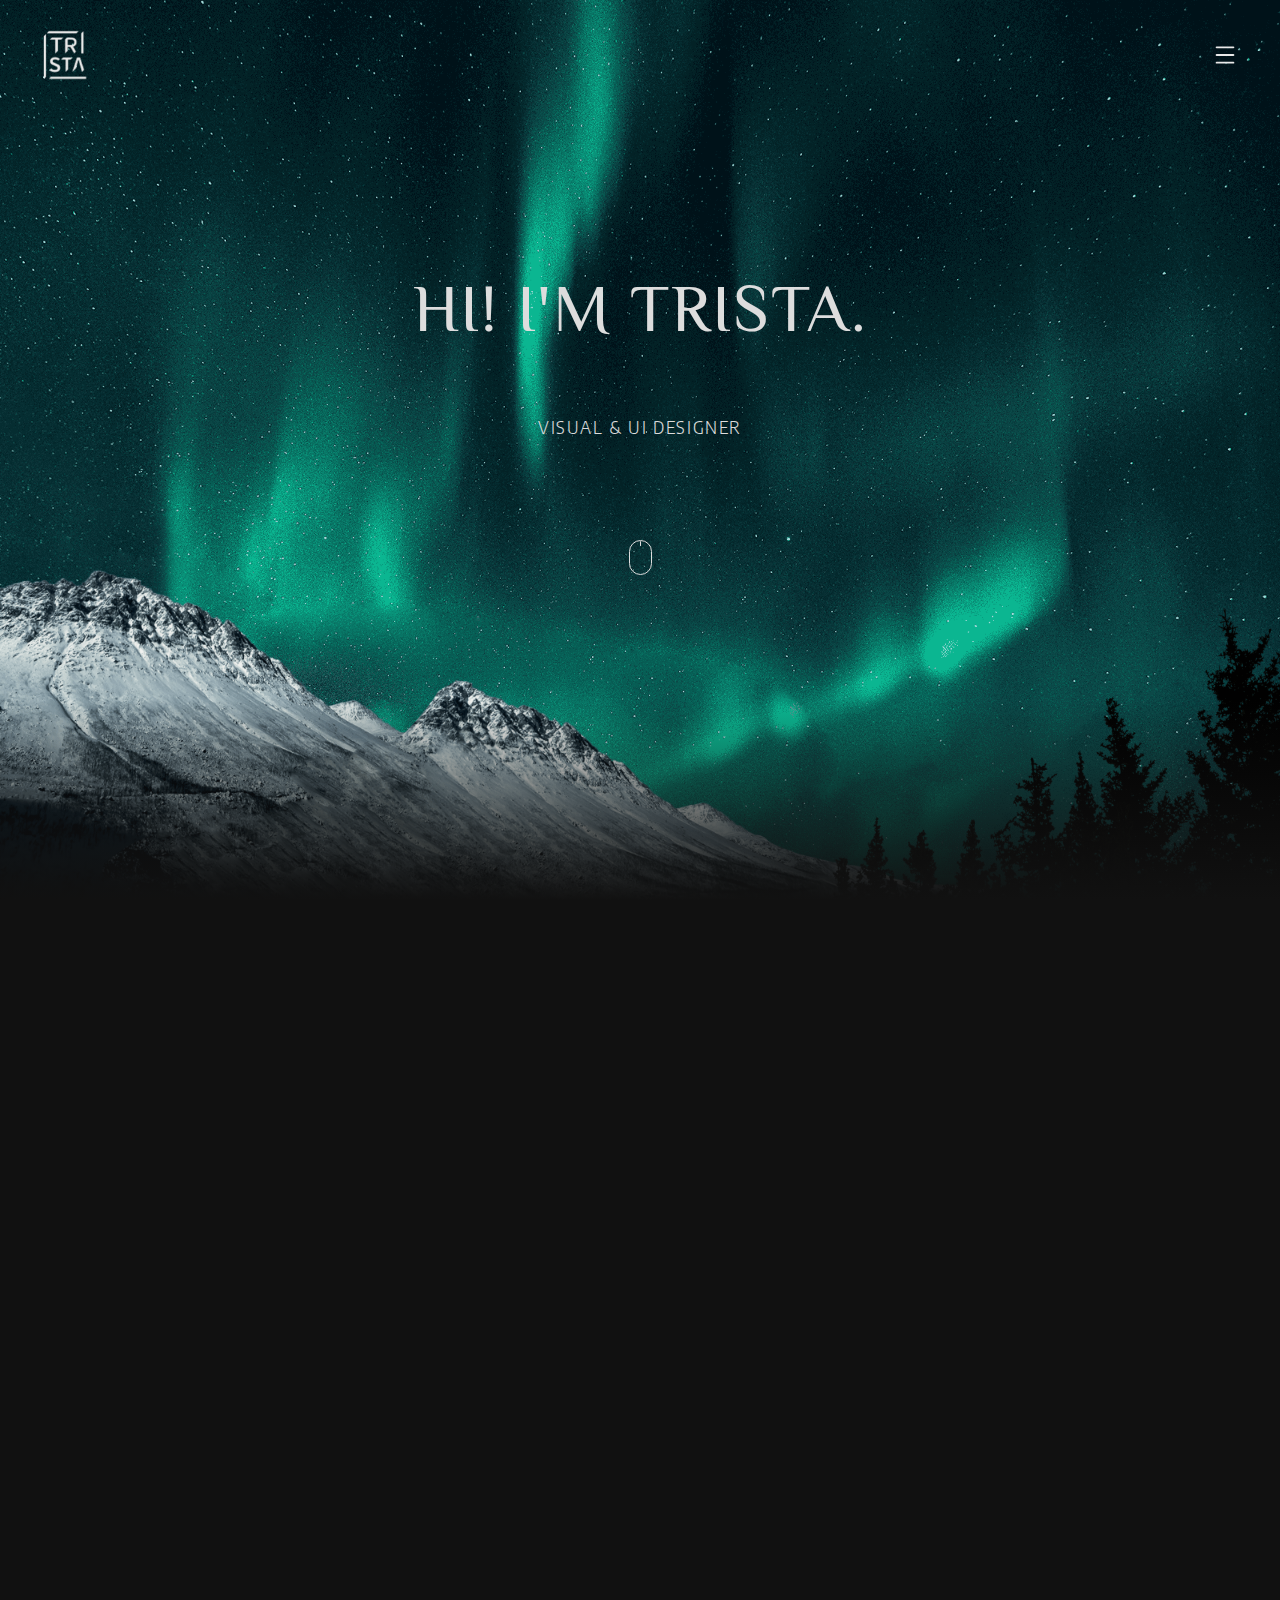
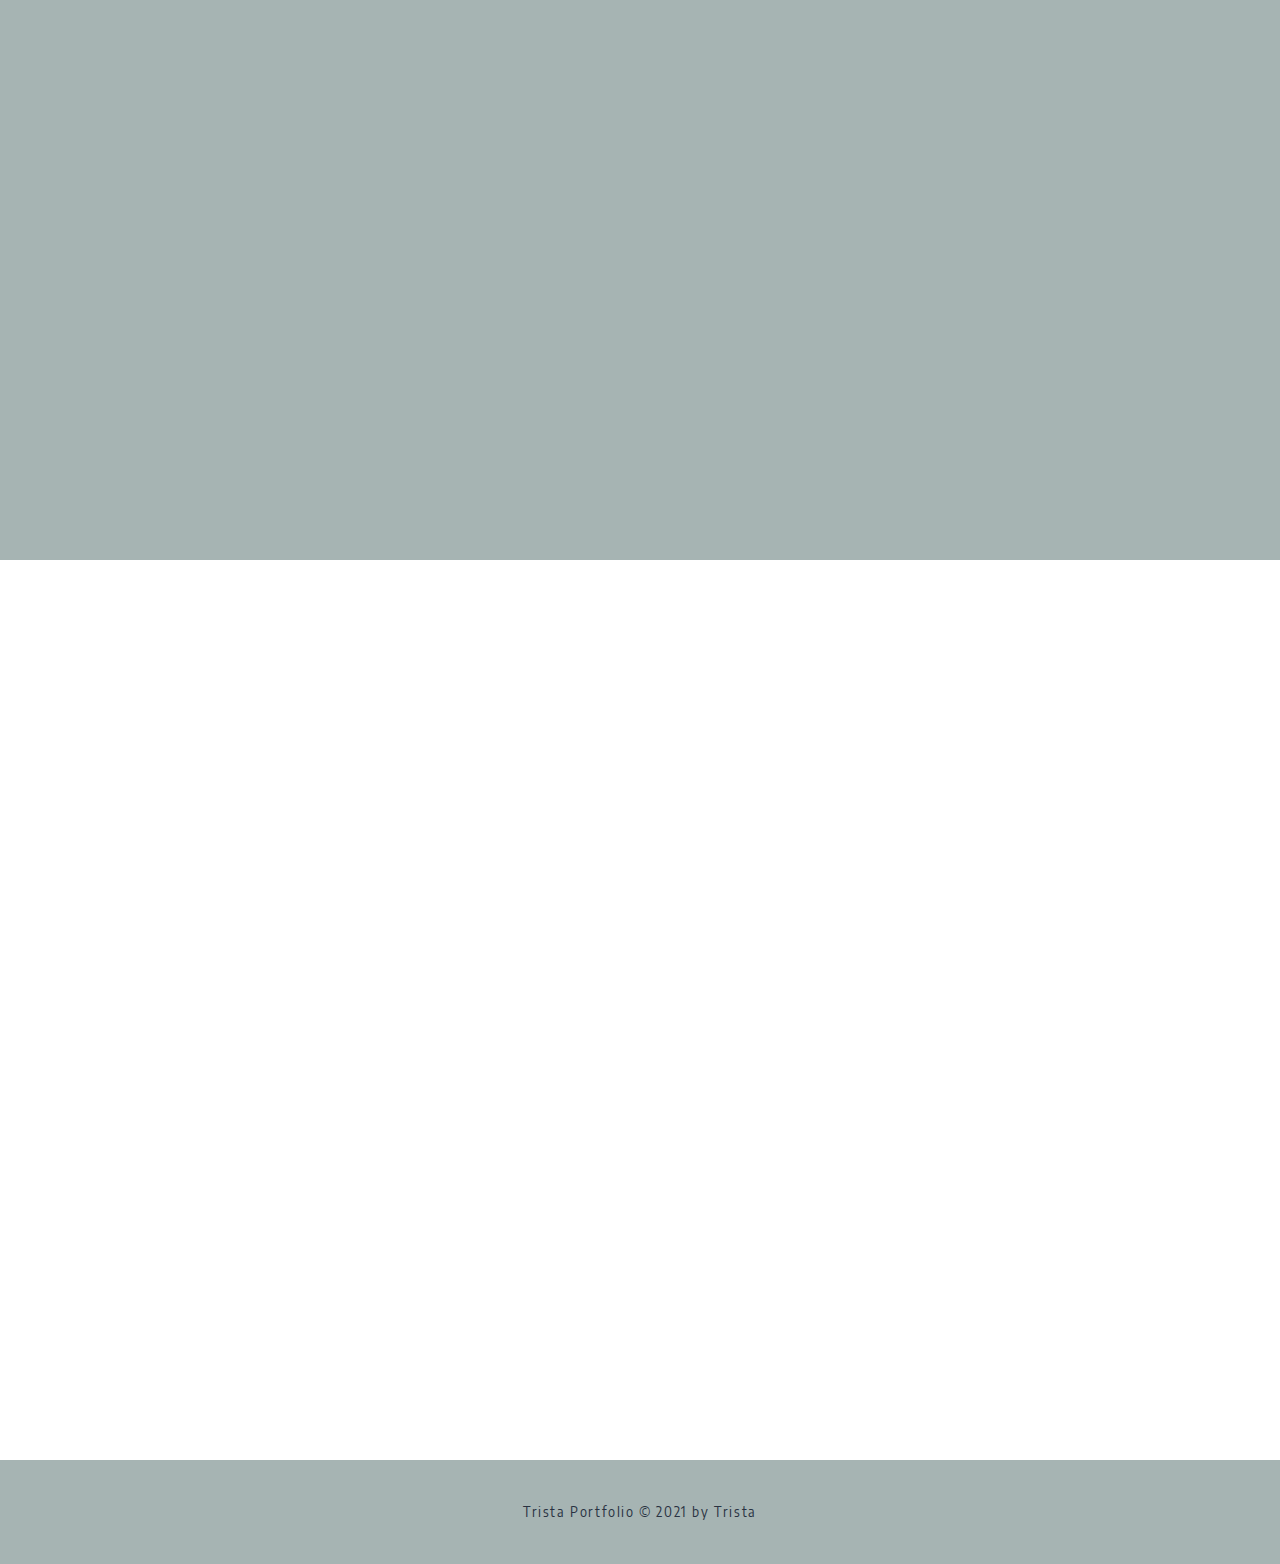
<file: index.html>
<!DOCTYPE html>
<html lang="zh-Hant-TW">

<head>
    <meta charset="UTF-8">
    <meta name="viewport" content="width=device-width, initial-scale=1.0, user-scalable=yes, minimum-scale=1.0, maximum-scale=3.0">
    <meta name="format-detection" content="telephone=no">
    <meta http-equiv="X-UA-Compatible" content="ie=edge">
    <link rel="icon" href="images/logo/logo.png">
    <title>Trista Portfolio</title>
    <link rel="stylesheet" href="css/normalize.css">
    <link rel="stylesheet" href="css/animate.css">
    <link rel="stylesheet" href="css/index.css">
    <!-- Global site tag (gtag.js) - Google Analytics -->
    <script async src="https://www.googletagmanager.com/gtag/js?id=UA-203463488-1"></script>
    <script>
        window.dataLayer = window.dataLayer || [];

        function gtag() {
            dataLayer.push(arguments);
        }
        gtag('js', new Date());

        gtag('config', 'UA-203463488-1');
    </script>
</head>

<body>
    <!-- header =====================================  -->
    <header id="top">
        <nav>
            <div class="container">
                <div class="row">
                    <a href="#top">
                        <img src="images/logo/logo_w.png" alt="" class="logo">
                    </a>
                    <input type="checkbox" id="check">
                    <label for="check">
                        <div id="mask"></div>
                        <img id="bar" src="images/icon/bar.svg" alt="">
                        <img id="cancel" src="images/icon/exit.svg" alt="">
                    </label>
                    <div class="side-bar">
                        <div class="nav-logo">
                            <a href="#top"><img src="images/logo/logo.png" alt=""></a>
                        </div>
                        <ul>
                            <li><a href="#portfolio">ABOUT ME</a></li>
                            <li><a href="#skills">SKILLS</a></li>
                            <li><a href="#project">PROJECT</a></li>
                            <li><a href="#contact">CONTACT</a></li>
                        </ul>
                    </div>
                </div>
            </div>
        </nav>
        <div class="container-fluid">
            <div class="row">
                <h1 class="big-title translate wow animate__animated animate__fadeInUp animate__slow" data-speed="0.4">HI! I'M TRISTA.</h1>
                <h1 class="subtitle translate wow animate__animated animate__fadeInUp animate__slow" data-speed="0.3">VISUAL &#38; UI DESIGNER</h1>
                <div class="mouse-icon translate wow animate__animated animate__fadeInUp animate__slow" data-speed="0.2">
                    <div class="wheel"></div>
                </div>
                <img src="images/tree.png" class="tree translate wow animate__animated animate__fadeInUp animate__slower" data-speed="-0.3" alt="">
                <img src="images/mountain.png" class="mountain translate wow animate__animated animate__fadeInUp animate__slower" data-speed="" alt="">
                <img src="images/bg.png" class="bg translate wow animate__animated animate__fadeIn" data-speed="0.2" alt="">
            </div>
        </div>
    </header>
    <!-- portfolio =====================================  -->
    <section class="portfolio" id="portfolio">
        <div class="container">
            <div class="row">
                <div class="shadow"></div>
                <div class="slider wow animate__animated animate__fadeInUp animate__slow">
                    <p class="circle-text">KeepCuriosity&#38;Passion.</p>
                    <div class="slider-container">
                        <img src="images/pic4.jpg">
                        <img src="images/pic3.jpg">
                        <img src="images/pic2.jpg">
                        <img src="images/pic1.jpg">
                    </div>
                </div>
                <div class="content wow animate__animated animate__fadeInUp">
                    <h2 class="title">ABOUT ME</h2>
                    <p>姓名：張薰予 Trista</p>
                    <p>郵件：trista2015123@gmail.com</p>
                    <p>手機：0987-925-434</p>
                    <p>生日：1992.09.25</p>
                    <p>興趣：旅遊、看電影、投資理財</p>
                    <a href="resume.html" target="_blank" data-modal="#modalresume" class="modal-trigger btn-resume"><img src="images/icon/link_w.svg" alt=""></a>
                    <a href="https://github.com/trista0925" target="_blank" class="btn-resume"><img src="images/icon/github_w.svg" alt=""></a>
                    <a href="https://www.behance.net/tristadesign" target="_blank" class="btn-resume"><img src="images/icon/be_w.svg" alt=""></a>
                </div>
            </div>
        </div>
    </section>
    <!-- skills =====================================  -->
    <section class="skills" id="skills">
        <div class="container">
            <div class="row">
                <h2 class="wow animate__animated animate__fadeInUp">SKILLS</h2>
                <div class="skills-box wow animate__animated animate__fadeInUp">
                    <div class="skills-img"><img src="images/icon/coding.svg" alt=""></div>
                    <h3>網頁技術</h3>
                    <p>- 熟悉 HTML / CSS / Bootstrap</p>
                    <p>- 了解 JavaScript / jQuery</p>
                    <p>- 了解 Git 版本控制</p>
                    <p>- 接觸過 PHP / MySQL</p>
                </div>
                <div class="skills-box  wow animate__animated animate__fadeInUp animate__slow">
                    <div class="skills-img"><img src="images/icon/vector.svg" alt=""></div>
                    <h3>多媒體設計</h3>
                    <p>- Adobe Ps / Ai / Xd / In / Pr</p>
                    <p>- 平面視覺設計</p>
                    <p>- 印刷物設計、輸出</p>
                </div>
                <div class="skills-box wow  wow animate__animated animate__fadeInUp animate__slower">
                    <div class="skills-img"><img src="images/icon/seo.svg" alt=""></div>
                    <h3>⾏銷企劃</h3>
                    <p>- 社群媒體視覺、文案設計</p>
                    <p>- ⾏銷專案規劃及執⾏</p>
                    <p>- Google Ads 關鍵字操作</p>
                    <p>- GA 數據追蹤</p>
                </div>
            </div>
        </div>
    </section>
    <!-- project =====================================  -->
    <section class="project" id="project">
        <div class="container">
            <div class="row">
                <h2 class="wow animate__animated animate__fadeInUp">PROJECT</h2>
                <div class="project-box wow animate__animated animate__fadeInUp">
                    <a href="https://trista0925.github.io/project_MOOD/" target="_blank">
                        <div class="project-img img1"></div>
                    </a>
                    <h3>木的生活 MOOD</h3>
                    <div class="project-content">
                        <a href="mood.html" target="_blank" data-modal="#modal" class="modal-trigger btn-project">
                            <img src="images/icon/detail_w.svg" alt="">
                            <span>預覽</span>
                        </a>
                    </div>
                    <div class="project-content">
                        <a href="https://trista0925.github.io/project_MOOD/" target="_blank" class="btn-project">
                            <img src="images/icon/homepage_w.svg" alt="">
                            <span>網站</span>
                        </a>
                    </div>
                    <div class="project-content">
                        <a href="https://github.com/trista0925/project_MOOD" target="_blank" class="btn-project">
                            <img src="images/icon/github_w.svg" alt="">
                            <span>原始碼</span>
                        </a>
                    </div>
                    <h4>製作項目</h4>
                    <p>UI介面設計、RWD、網頁動態效果</p>
                    <h4>相關技術</h4>
                    <p>HTML / CSS / Bootstrap Grid / JavaScript / jQuery / Adobe XD</p>
                </div>
                <div class="project-box wow animate__animated animate__fadeInUp animate__slow">
                    <a href="http://concierge.10001mb.com/" target="_blank">
                        <div class="project-img img2"></div>
                    </a>
                    <h3>行動管理員 CONCIERGE</h3>
                    <div class="project-content">
                        <a href="concierge.html" target="_blank" data-modal="#modal2" class="modal-trigger btn-project">
                            <img src="images/icon/detail_w.svg" alt=""><span>預覽</span>
                        </a>
                    </div>
                    <div class="project-content">
                        <a href="http://concierge.10001mb.com/" target="_blank" class="btn-project"><img src="images/icon/homepage_w.svg" alt=""><span>網站</span></a>
                    </div>
                    <div class="project-content">
                        <a href="https://github.com/trista0925/project_CONCIERGE" target="_blank" class="btn-project"><img src="images/icon/github_w.svg" alt=""><span>原始碼</span>
                        </a>
                    </div>
                    <h4>製作項目</h4>
                    <p>UI介面設計、RWD、網頁動態效果、會員系統(團隊協作)、訂單系統(團隊協作)</p>
                    <h4>相關技術</h4>
                    <p>HTML / CSS / Bootstrap / JavaScript / jQuery / PHP / MySQL / Adobe XD</p>
                </div>
                <div class="project-box wow animate__animated animate__fadeInUp animate__slower">
                    <a href="https://www.behance.net/tristadesign" target="_blank">
                        <div class="project-img img3"></div>
                    </a>
                    <h3>視覺設計&#38;社群行銷作品</h3>
                    <div class="project-content">
                        <a href="design.html" target="_blank" data-modal="#modal3" class="modal-trigger btn-project">
                            <img src="images/icon/detail_w.svg" alt=""><span>預覽</span>
                        </a>
                    </div>
                    <div class="project-content">
                        <a href="https://www.behance.net/tristadesign" target="_blank" class="btn-project"><img src="images/icon/be_w.svg" alt=""><span>Behance</span></a>
                    </div>
                    <h4>製作項目</h4>
                    <p>網頁視覺設計、FB視覺設計及文案撰寫、LINE圖文設計。</p>
                    <h4>相關技術</h4>
                    <p>Photoshop / Illustrator</p>
                </div>
                <!-- modal最後一個無法點擊背景關閉 增加一個空modal解決 -->
                <div data-modal="#modalbug"></div>
            </div>
        </div>
    </section>
    <!-- modal =====================================  -->
    <div id="modalresume" class="modal modal-bg" role="dialog" aria-hidden="true">
        <div class="modal-dialog">
            <div class="modal-content">
                <img src="images/Resume.png" alt="" />
                <!-- modal close button -->
                <a href="" class="modal-close">
                    <svg class="" viewBox="0 0 24 24"><path d="M19 6.41l-1.41-1.41-5.59 5.59-5.59-5.59-1.41 1.41 5.59 5.59-5.59 5.59 1.41 1.41 5.59-5.59 5.59 5.59 1.41-1.41-5.59-5.59z"></path><path d="M0 0h24v24h-24z" fill="none"></path></svg>
                </a>
            </div>
        </div>
    </div>
    <div id="modal" class="modal modal-bg" role="dialog" aria-hidden="true">
        <div class="modal-dialog">
            <div class="modal-content">
                <h3>木的生活 MOOD<span>WEBSITE</span></h3>
                <p>專案簡介&#38;網站架構規劃</p>
                <span style="text-align: left;">以大地色系、木質打造的質感選物店鋪。品牌名稱「MOOD」與中文「木的」相呼應，希望將木質溫暖的形象藉由生活小物讓心情獲得大自然的療癒。</span>
                <div class="row modal-xmind"><img src="images/project_MOOD/MOOD_Xmind.svg" alt="">
                </div>
                <p>設計規範</p>
                <div class="row">
                    <img src="images/project_MOOD/MOOD_ui.png" alt="">
                </div>
                <p>首頁&#38;商品列表</p>
                <div class="row modal-p">
                    <img src="images/project_MOOD/project1-1.jpg" alt="">
                    <img src="images/project_MOOD/project1-2.jpg" alt="">
                </div>
                <p>商品詳情&#38;購物車</p>
                <div class="row modal-p">
                    <img src="images/project_MOOD/project1-3.jpg" alt="">
                    <img src="images/project_MOOD/project1-4.jpg" alt="">
                </div>
                <p>商品結帳&#38;會員登入</p>
                <div class="row modal-p">
                    <img src="images/project_MOOD/project1-5.jpg" alt="">
                    <img src="images/project_MOOD/project1-6.jpg" alt="">
                </div>
                <p>手機介面</p>
                <div class="row modal-m">
                    <img src="images/project_MOOD/project1-1_m.jpg" alt="">
                    <img src="images/project_MOOD/project1-2_m.jpg" alt="">
                    <img src="images/project_MOOD/project1-3_m.jpg" alt="">
                    <img src="images/project_MOOD/project1-4_m.jpg" alt="">
                    <img src="images/project_MOOD/project1-5_m.jpg" alt="">
                </div>
                <!-- modal close button -->
                <a href="" class="modal-close">
                    <svg class="" viewBox="0 0 24 24"><path d="M19 6.41l-1.41-1.41-5.59 5.59-5.59-5.59-1.41 1.41 5.59 5.59-5.59 5.59 1.41 1.41 5.59-5.59 5.59 5.59 1.41-1.41-5.59-5.59z"></path><path d="M0 0h24v24h-24z" fill="none"></path></svg>
                </a>
            </div>
        </div>
    </div>
    <div id="modal2" class="modal modal-bg" role="dialog" aria-hidden="true">
        <div class="modal-dialog">
            <div class="modal-content">
                <h3>行動管理員 CONCIERGE<span>WEBSITE</span></h3>
                <p>專案簡介&#38;網站架構規劃</p>
                <span style="text-align: left;">電商網購日益發達，商品宅配時常因為住在公寓導致包裹無法收取，行動管理員媒合商家提供寄放包裹的空間，讓消費者更加便利的收取包裹，讓整個城市都是你的管理員。</span>
                <div class="row modal-xmind">
                    <img src="images/project_Concierge/Concierge_Xmind.svg" alt="">
                </div>
                <p>設計規範</p>
                <div class="row">
                    <img src="images/project_Concierge/Concierge_ui.png" alt="">
                </div>
                <p>首頁&#38;會員登入&#38;合作商家列表</p>
                <div class="row modal-p">
                    <img src="images/project_Concierge/project2-1.jpg" alt="">
                    <img src="images/project_Concierge/project2-2.jpg" alt="">
                </div>
                <p>會員系統 - 系統自動判斷會員與管理者身份，顯示後台管理系統按鈕</p>
                <div class="row modal-p">
                    <img src="images/project_Concierge/project2-3.jpg" alt="">
                    <img src="images/project_Concierge/project2-4.jpg" alt="">
                </div>
                <p>訂單填寫 - 填寫的資料將存入MySQL資料庫並顯示於後台管理系統</p>
                <div class="row modal-p">
                    <img src="images/project_Concierge/project2-5.jpg" alt="">
                    <img src="images/project_Concierge/project2-6.jpg" alt="">
                </div>
                <p>後台管理系統 - 訂單管理可查看訂單資訊，店家管理可新增、查看、修改店家資訊</p>
                <div class="row modal-p">
                    <img src="images/project_Concierge/project2-7.jpg" alt="">
                    <img src="images/project_Concierge/project2-8.jpg" alt="">
                </div>
                <p>後台管理 - 訂單管理可查看訂單資訊，店家管理可新增、查看、修改店家資訊</p>
                <div class="row modal-m">
                    <img src="images/project_Concierge/project2-1_m.jpg" alt="">
                    <img src="images/project_Concierge/project2-2_m.jpg" alt="">
                    <img src="images/project_Concierge/project2-3_m.jpg" alt="">
                    <img src="images/project_Concierge/project2-4_m.jpg" alt="">
                    <img src="images/project_Concierge/project2-5_m.jpg" alt="">
                </div>
                <!-- modal close button -->
                <a href="" class="modal-close">
                    <svg class="" viewBox="0 0 24 24"><path d="M19 6.41l-1.41-1.41-5.59 5.59-5.59-5.59-1.41 1.41 5.59 5.59-5.59 5.59 1.41 1.41 5.59-5.59 5.59 5.59 1.41-1.41-5.59-5.59z"></path><path d="M0 0h24v24h-24z" fill="none"></path></svg>
                </a>
            </div>
        </div>
    </div>
    <div id="modal3" class="modal modal-bg" role="dialog" aria-hidden="true">
        <div class="modal-dialog">
            <div class="modal-content">
                <h3>視覺設計&#38;社群行銷<span>Visual Design &#38; Social Marketing
                </span></h3>
                <p>視覺設計 Visual Design</p>
                <div class="row">
                    <div class="col-half">
                        <img src="images/VisualDesign/web1-2.png" alt="">
                        <img src="images/VisualDesign/web5-2.png" alt="">
                        <img src="images/VisualDesign/web2-2.png" alt="">
                    </div>
                    <div class="col-half">
                        <img src="images/VisualDesign/web4-2.png" alt="">
                        <img src="images/VisualDesign/web6-2.png" alt="">
                        <img src="images/VisualDesign/web3-2.png" alt="">
                    </div>
                </div>
                <p>社群行銷 Social Marketing</p>
                <div class="row">
                    <div class="col-half">
                        <img src="images/VisualDesign/socialmarketing-1.png" alt="">
                        <img src="images/VisualDesign/socialmarketing-3.png" alt="">
                    </div>
                    <div class="col-half">
                        <img src="images/VisualDesign/socialmarketing-2.png" alt="">
                        <img src="images/VisualDesign/socialmarketing-4.png" alt="">
                    </div>
                </div>
                <!-- modal close button -->
                <a href="" class="modal-close">
                    <svg class="" viewBox="0 0 24 24"><path d="M19 6.41l-1.41-1.41-5.59 5.59-5.59-5.59-1.41 1.41 5.59 5.59-5.59 5.59 1.41 1.41 5.59-5.59 5.59 5.59 1.41-1.41-5.59-5.59z"></path><path d="M0 0h24v24h-24z" fill="none"></path></svg>
                </a>
            </div>
        </div>
    </div>
    <!-- contact =====================================  -->
    <section class="contact" id="contact">
        <div class="container">
            <div class="row">
                <h2 class="wow animate__animated animate__fadeInUp">GET IN TOUCH</h2>
                <form action="https://getform.io/f/84ca284c-6c9c-4cc4-aa9f-7d0ad65830be" class="wow animate__animated animate__fadeInUp animate__slow" method="POST">
                    <input class="name" type="text" name="name" placeholder="Name">
                    <input class="email" type="email" name="email" placeholder="Email">
                    <textarea class="message" type="text" name="message" rows="5" required placeholder="Leave a message"></textarea>
                    <button class="send" type="submit">Send</button>
                </form>
            </div>
        </div>
    </section>
    <!-- footer =====================================  -->
    <section class="footer">
        <div class="container">
            <p>Trista Portfolio © 2021 by Trista</p>
        </div>
    </section>
    <script src="js/index.js"></script>
    <script src="js/wow.min.js"></script>
    <script>
        // 旋轉文字
        const text = document.querySelector('.circle-text');
        text.innerHTML = text.textContent.replace(/\S/g, "<span>$&</span>");

        const element = document.querySelectorAll('.circle-text span');
        for (let i = 0; i < element.length; i++) {
            element[i].style.transform = "rotate(" + i * 16.5 + "deg)"
        }
    </script>
    <script>
        new WOW().init();
    </script>
</body>

</html>
</file>
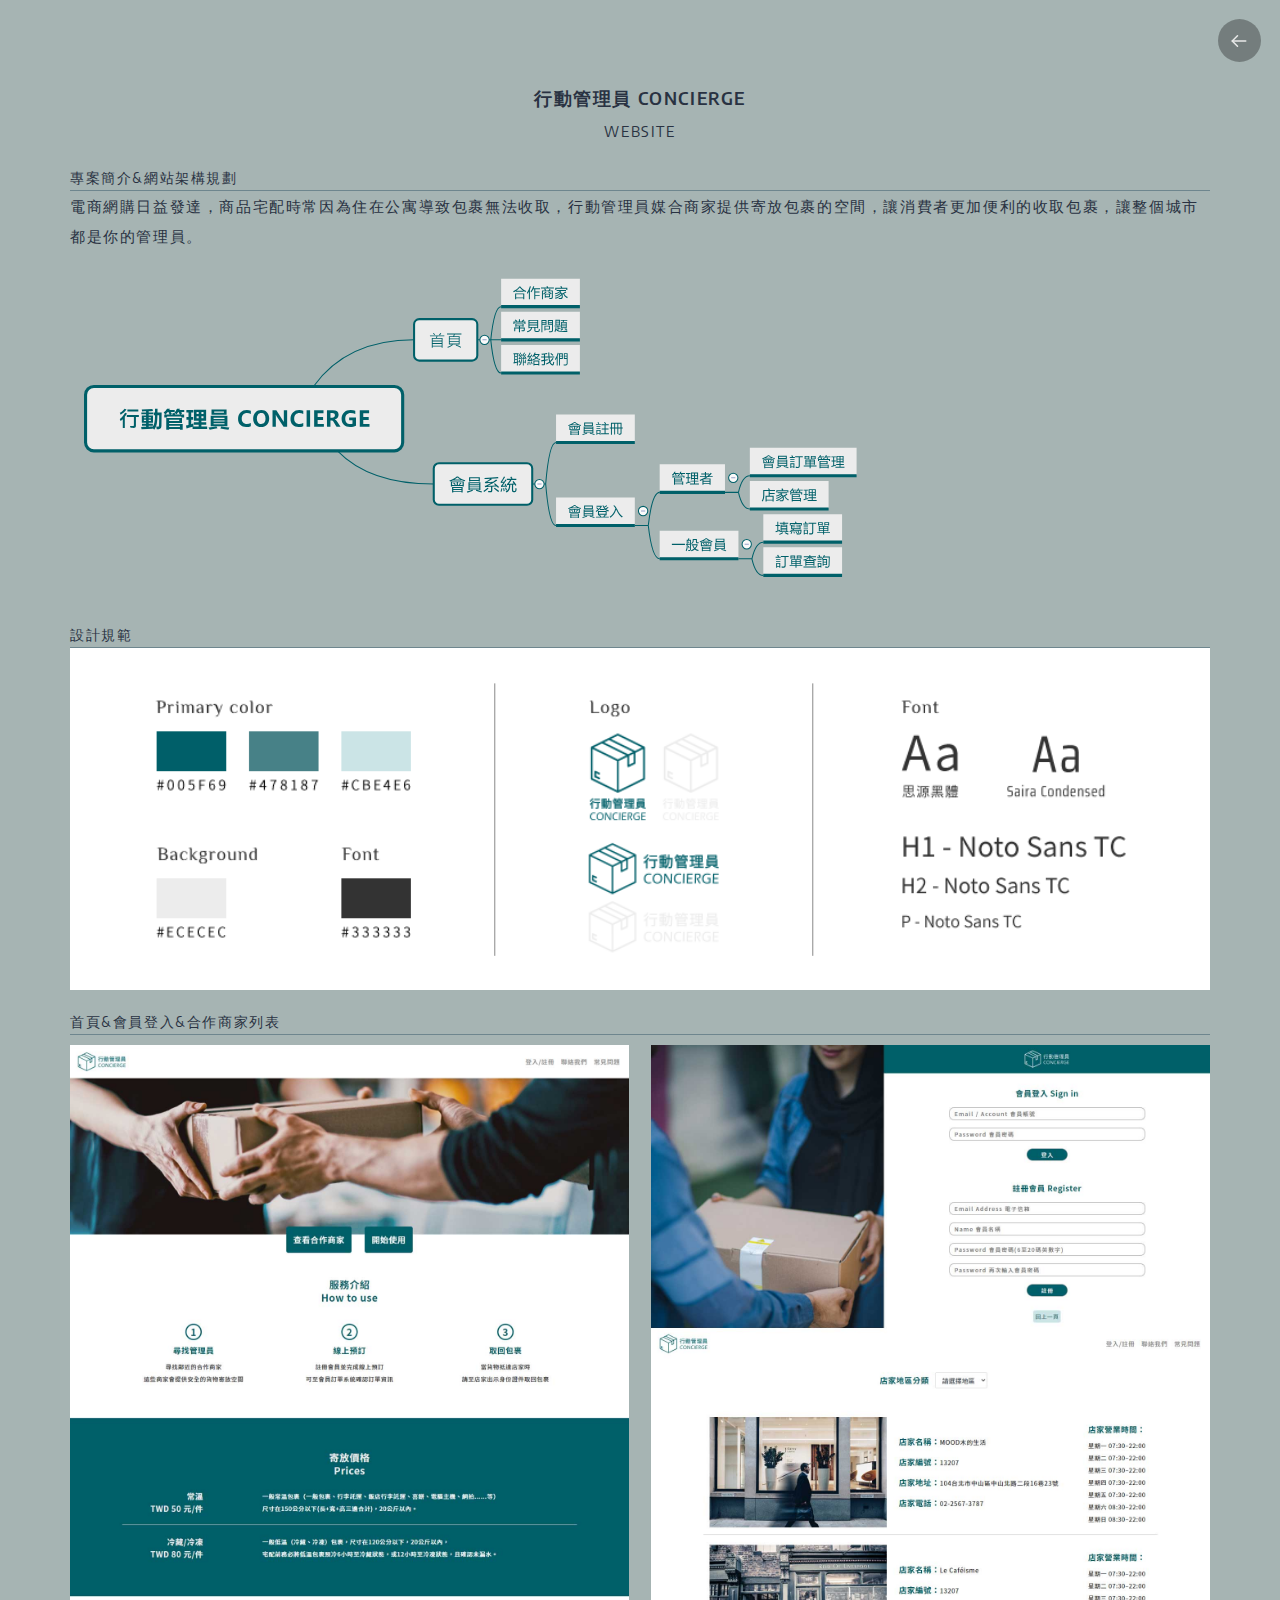
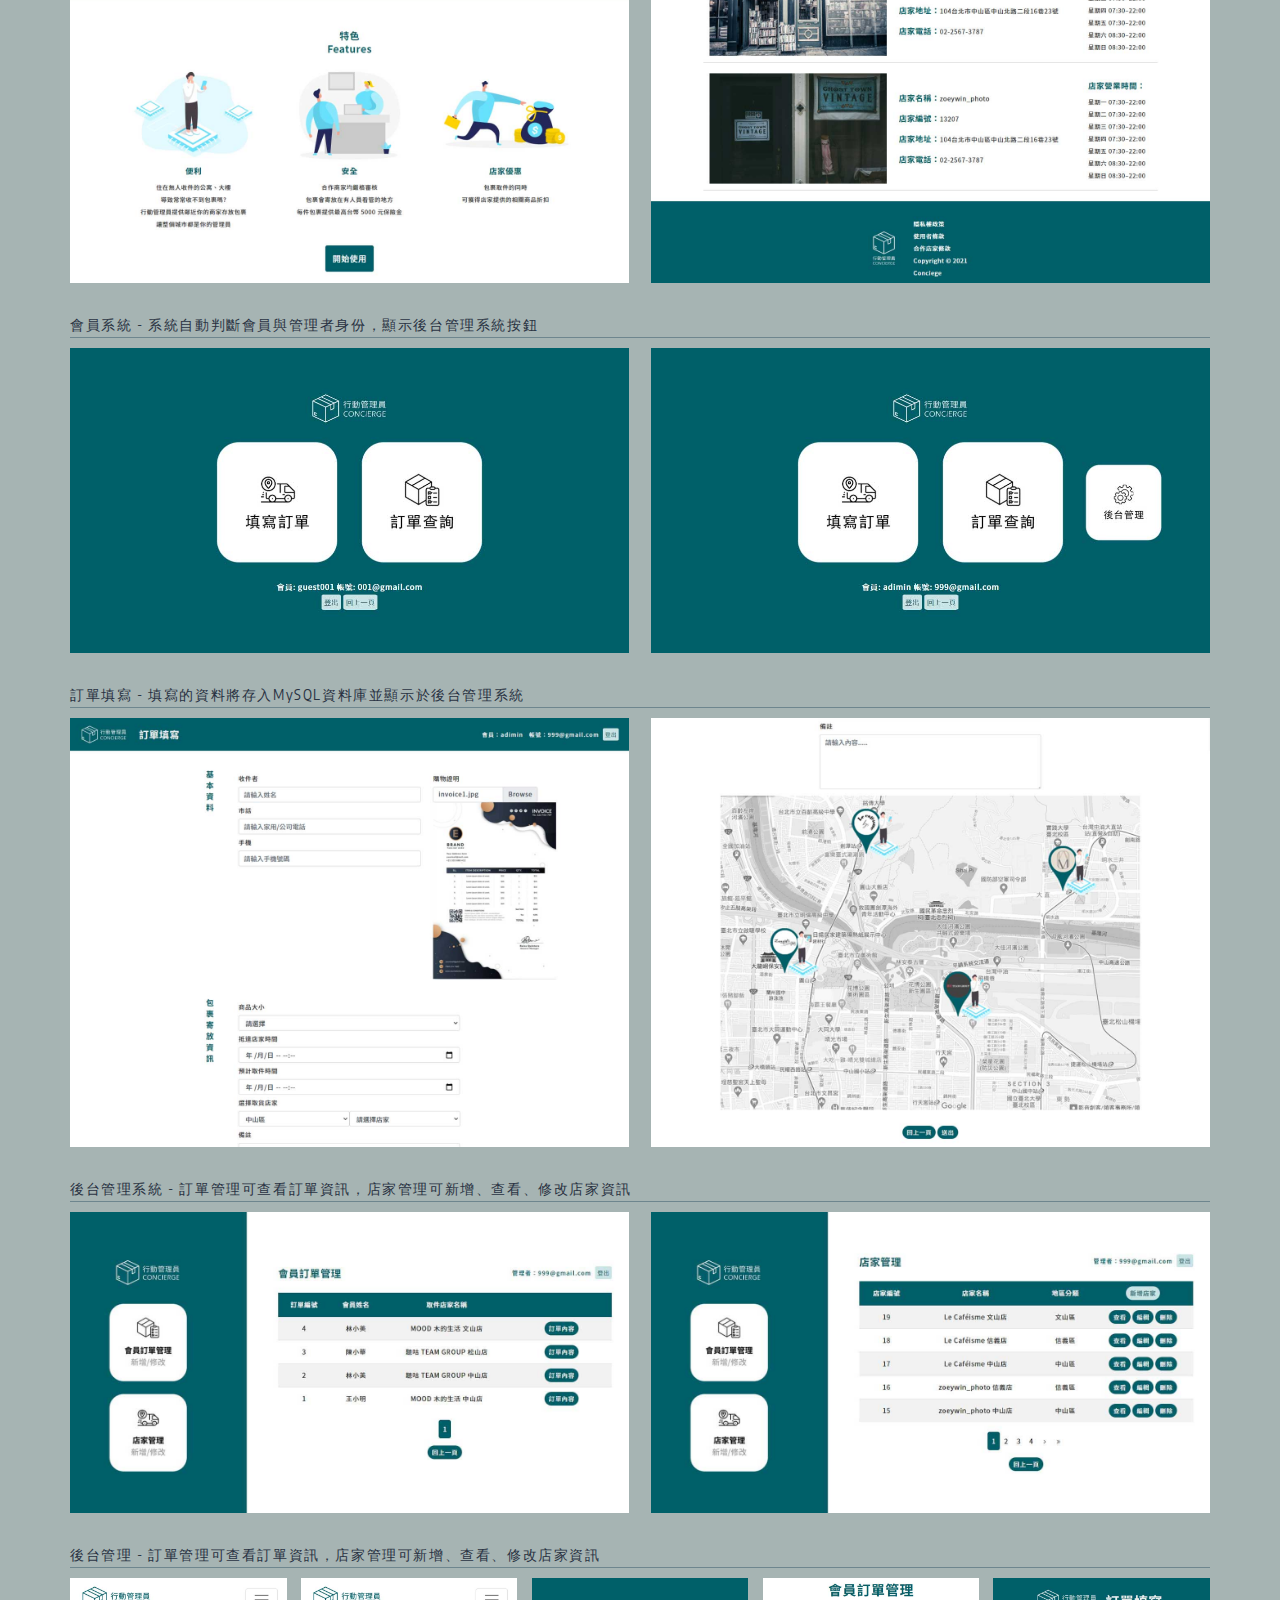
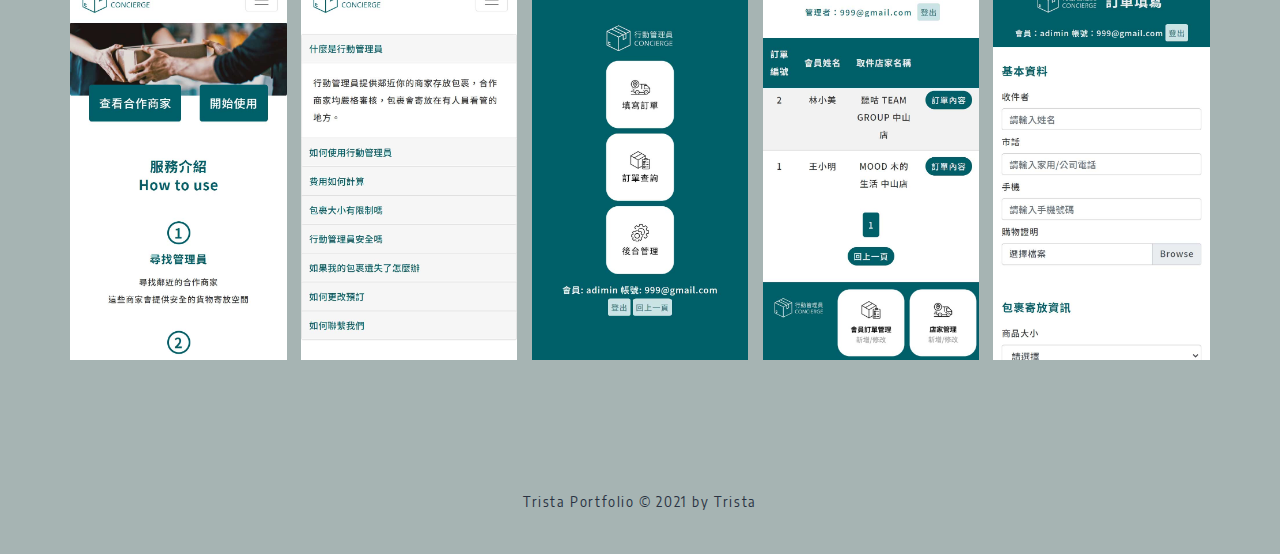
<file: concierge.html>
<!DOCTYPE html>
<html lang="zh-Hant-TW">

<head>
    <meta charset="UTF-8">
    <meta name="viewport" content="width=device-width, initial-scale=1.0, user-scalable=yes, minimum-scale=1.0, maximum-scale=3.0">
    <meta name="format-detection" content="telephone=no">
    <meta http-equiv="X-UA-Compatible" content="ie=edge">
    <link rel="icon" href="images/logo/logo.png">
    <title>Trista Portfolio - CONCIERGE</title>
    <link rel="stylesheet" href="css/normalize.css">
    <link rel="stylesheet" href="css/index.css">
</head>

<body>
    <section class="project-open">
        <div class="container">
            <div class="open-content">
                <h3>行動管理員 CONCIERGE<span>WEBSITE</span></h3>
                <p>專案簡介&#38;網站架構規劃</p>
                <span style="text-align: left;">電商網購日益發達，商品宅配時常因為住在公寓導致包裹無法收取，行動管理員媒合商家提供寄放包裹的空間，讓消費者更加便利的收取包裹，讓整個城市都是你的管理員。</span>
                <div class="row modal-xmind">
                    <img src="images/project_Concierge/Concierge_Xmind.svg" alt="">
                </div>
                <p>設計規範</p>
                <div class="row">
                    <img src="images/project_Concierge/Concierge_ui.png" alt="">
                </div>
                <p>首頁&#38;會員登入&#38;合作商家列表</p>
                <div class="row modal-p">
                    <img src="images/project_Concierge/project2-1.jpg" alt="">
                    <img src="images/project_Concierge/project2-2.jpg" alt="">
                </div>
                <p>會員系統 - 系統自動判斷會員與管理者身份，顯示後台管理系統按鈕</p>
                <div class="row modal-p">
                    <img src="images/project_Concierge/project2-3.jpg" alt="">
                    <img src="images/project_Concierge/project2-4.jpg" alt="">
                </div>
                <p>訂單填寫 - 填寫的資料將存入MySQL資料庫並顯示於後台管理系統</p>
                <div class="row modal-p">
                    <img src="images/project_Concierge/project2-5.jpg" alt="">
                    <img src="images/project_Concierge/project2-6.jpg" alt="">
                </div>
                <p>後台管理系統 - 訂單管理可查看訂單資訊，店家管理可新增、查看、修改店家資訊</p>
                <div class="row modal-p">
                    <img src="images/project_Concierge/project2-7.jpg" alt="">
                    <img src="images/project_Concierge/project2-8.jpg" alt="">
                </div>
                <p>後台管理 - 訂單管理可查看訂單資訊，店家管理可新增、查看、修改店家資訊</p>
                <div class="row modal-m">
                    <img src="images/project_Concierge/project2-1_m.jpg" alt="">
                    <img src="images/project_Concierge/project2-2_m.jpg" alt="">
                    <img src="images/project_Concierge/project2-3_m.jpg" alt="">
                    <img src="images/project_Concierge/project2-4_m.jpg" alt="">
                    <img src="images/project_Concierge/project2-5_m.jpg" alt="">
                </div>
                <!-- modal close button -->
                <a href="index.html" class="modal-close">
                    <svg xmlns="http://www.w3.org/2000/svg" viewBox="0 0 64 64" aria-labelledby="title" aria-describedby="desc" role="img" xmlns:xlink="http://www.w3.org/1999/xlink">
                          <path data-name="layer2"
                          fill="none" stroke="#e9e9e9" stroke-miterlimit="10" stroke-width="4" d="M14 31.998h36"
                          stroke-linejoin="round" stroke-linecap="round"></path>
                          <path data-name="layer1" fill="none" stroke="#e9e9e9" stroke-miterlimit="10"
                          stroke-width="4" d="M28 18L14 32l14 14" stroke-linejoin="round" stroke-linecap="round"></path>
                        </svg>
                </a>
            </div>
        </div>
    </section>
    <!-- footer =====================================  -->
    <section class="footer">
        <div class="container">
            <p>Trista Portfolio © 2021 by Trista</p>
        </div>
    </section>
</body>

</html>
</file>
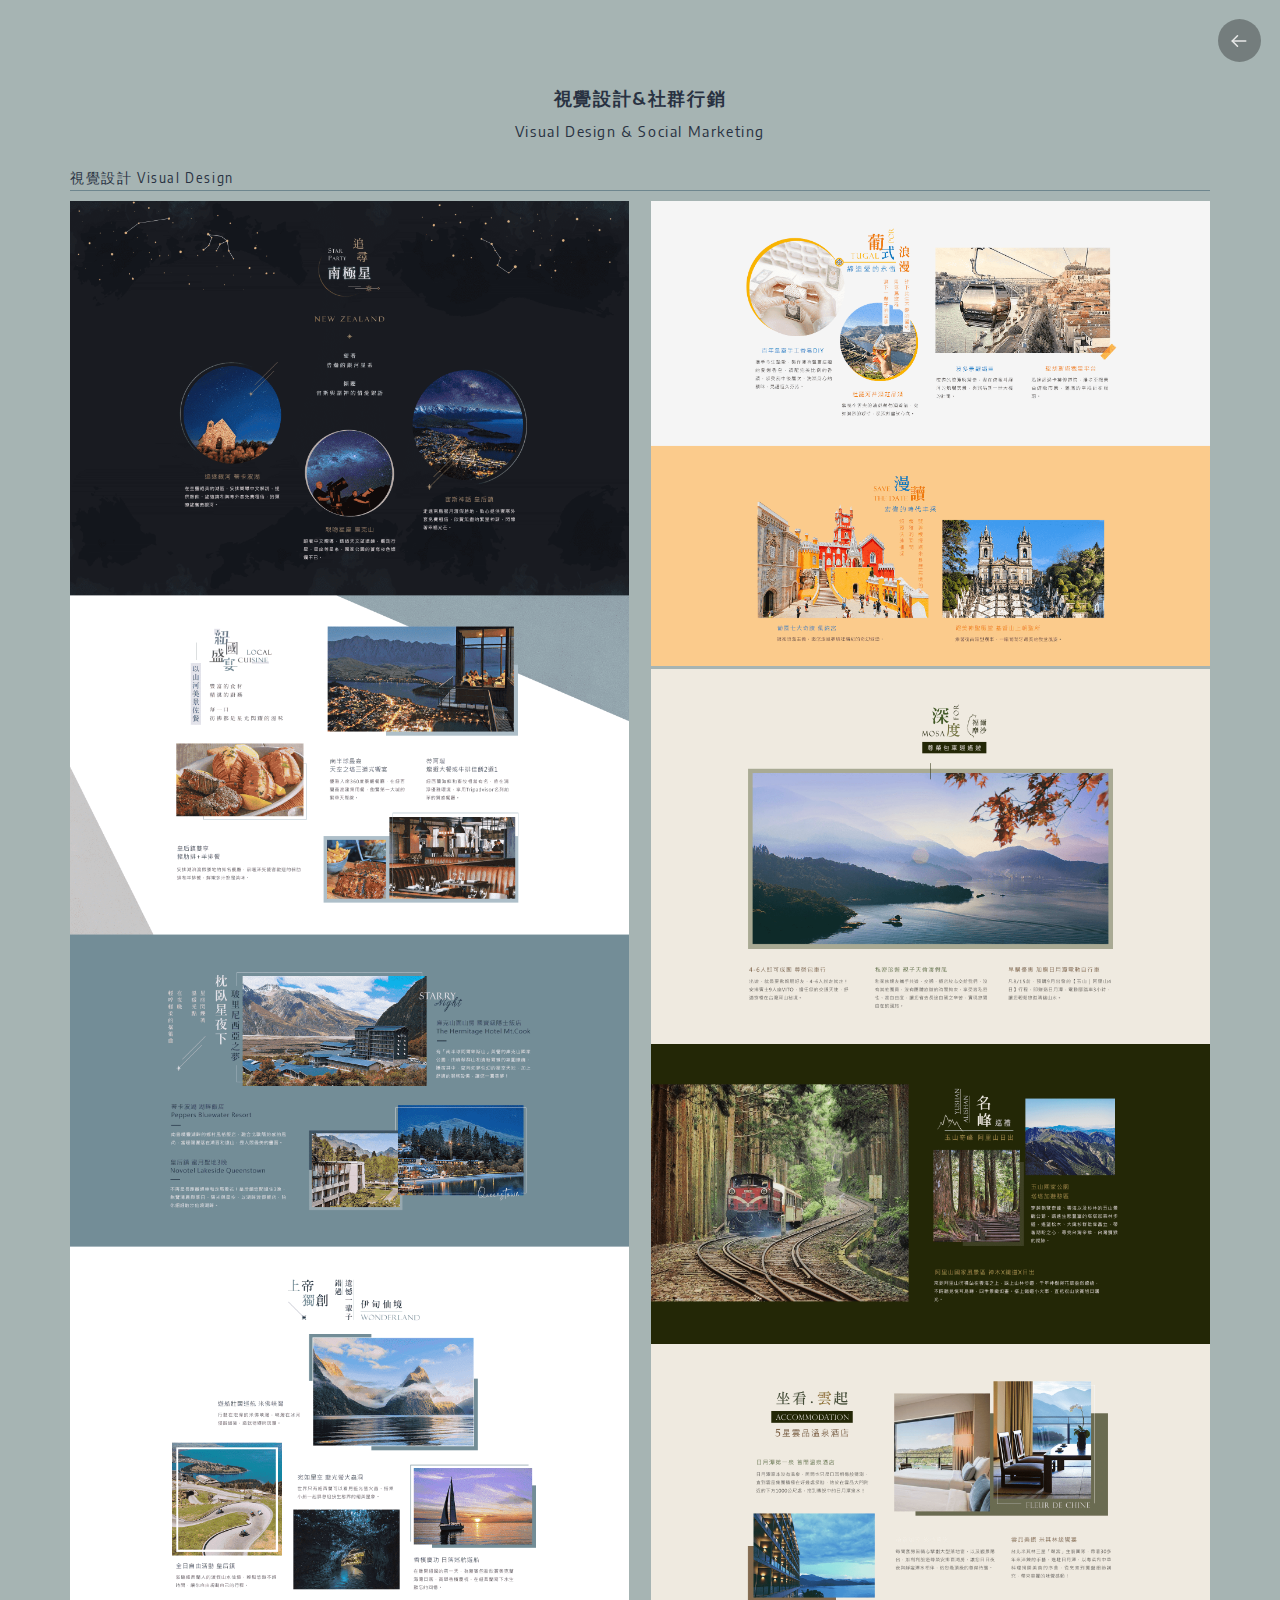
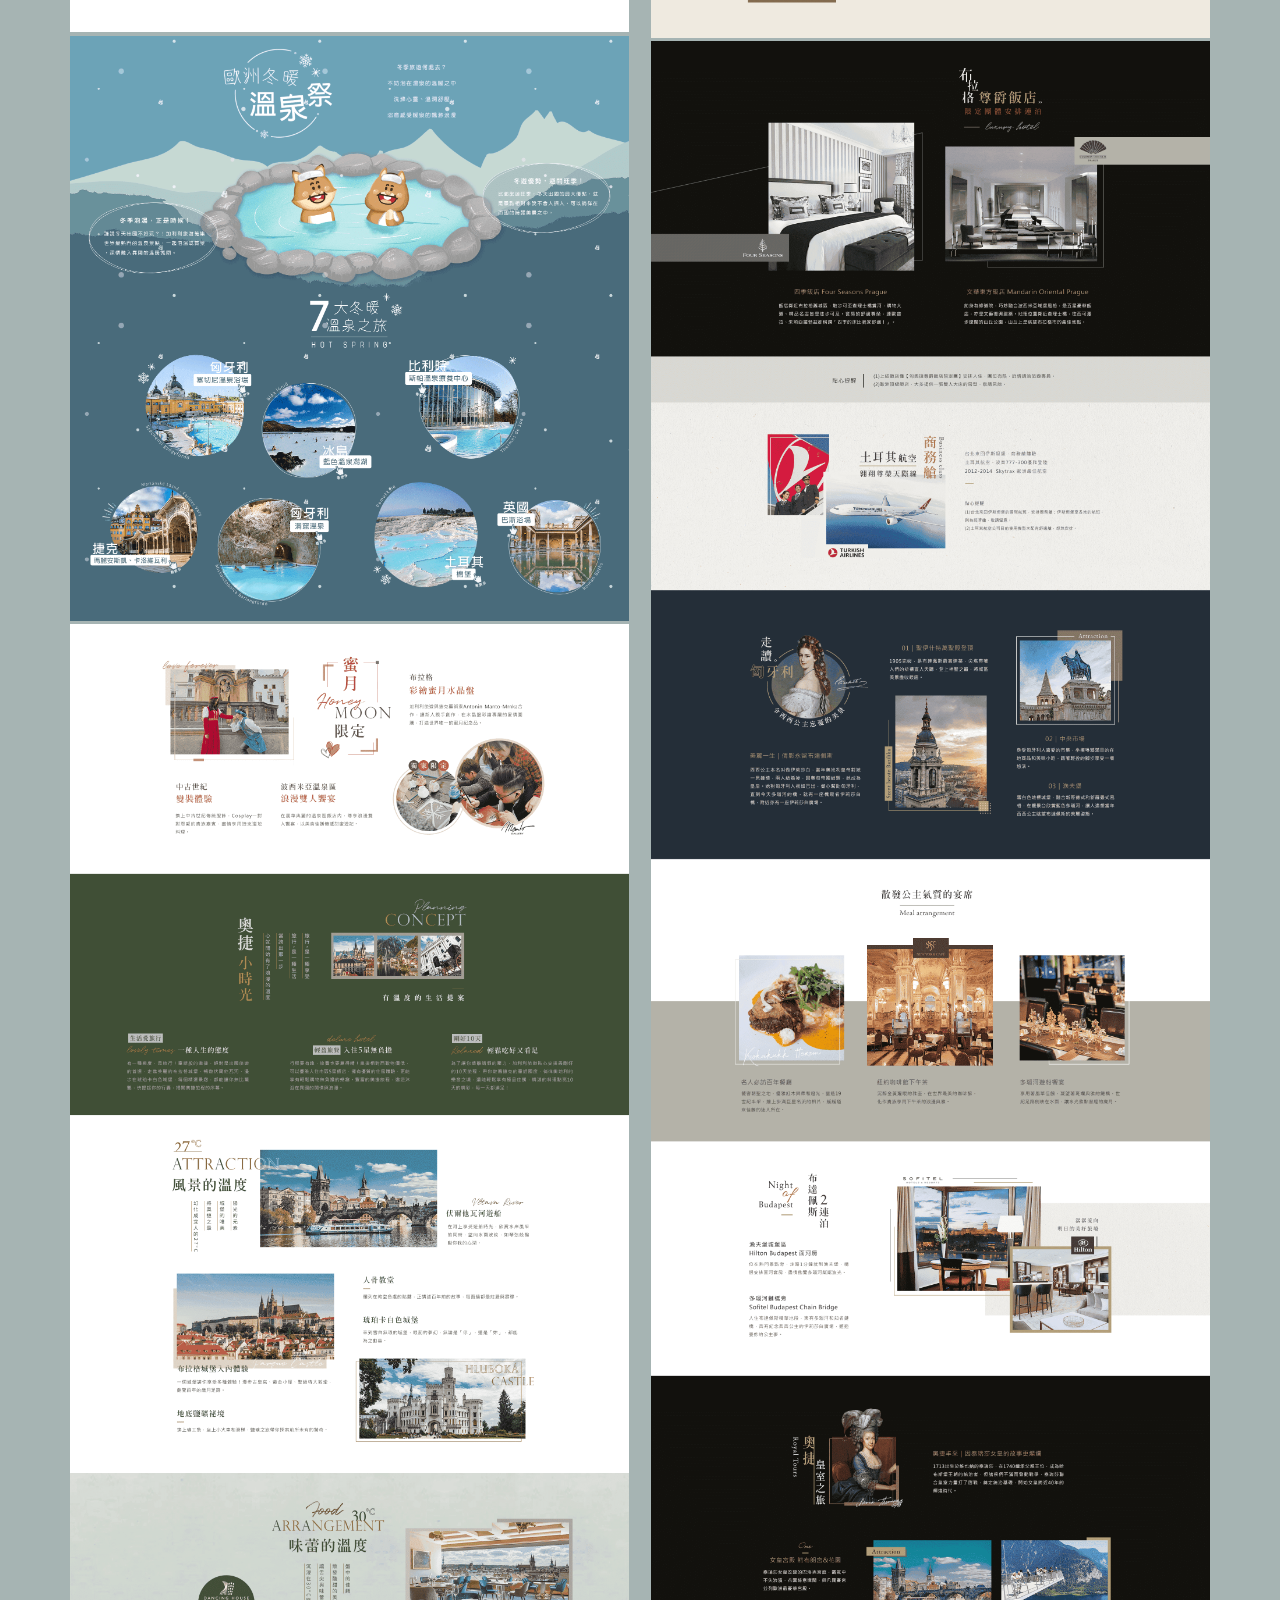
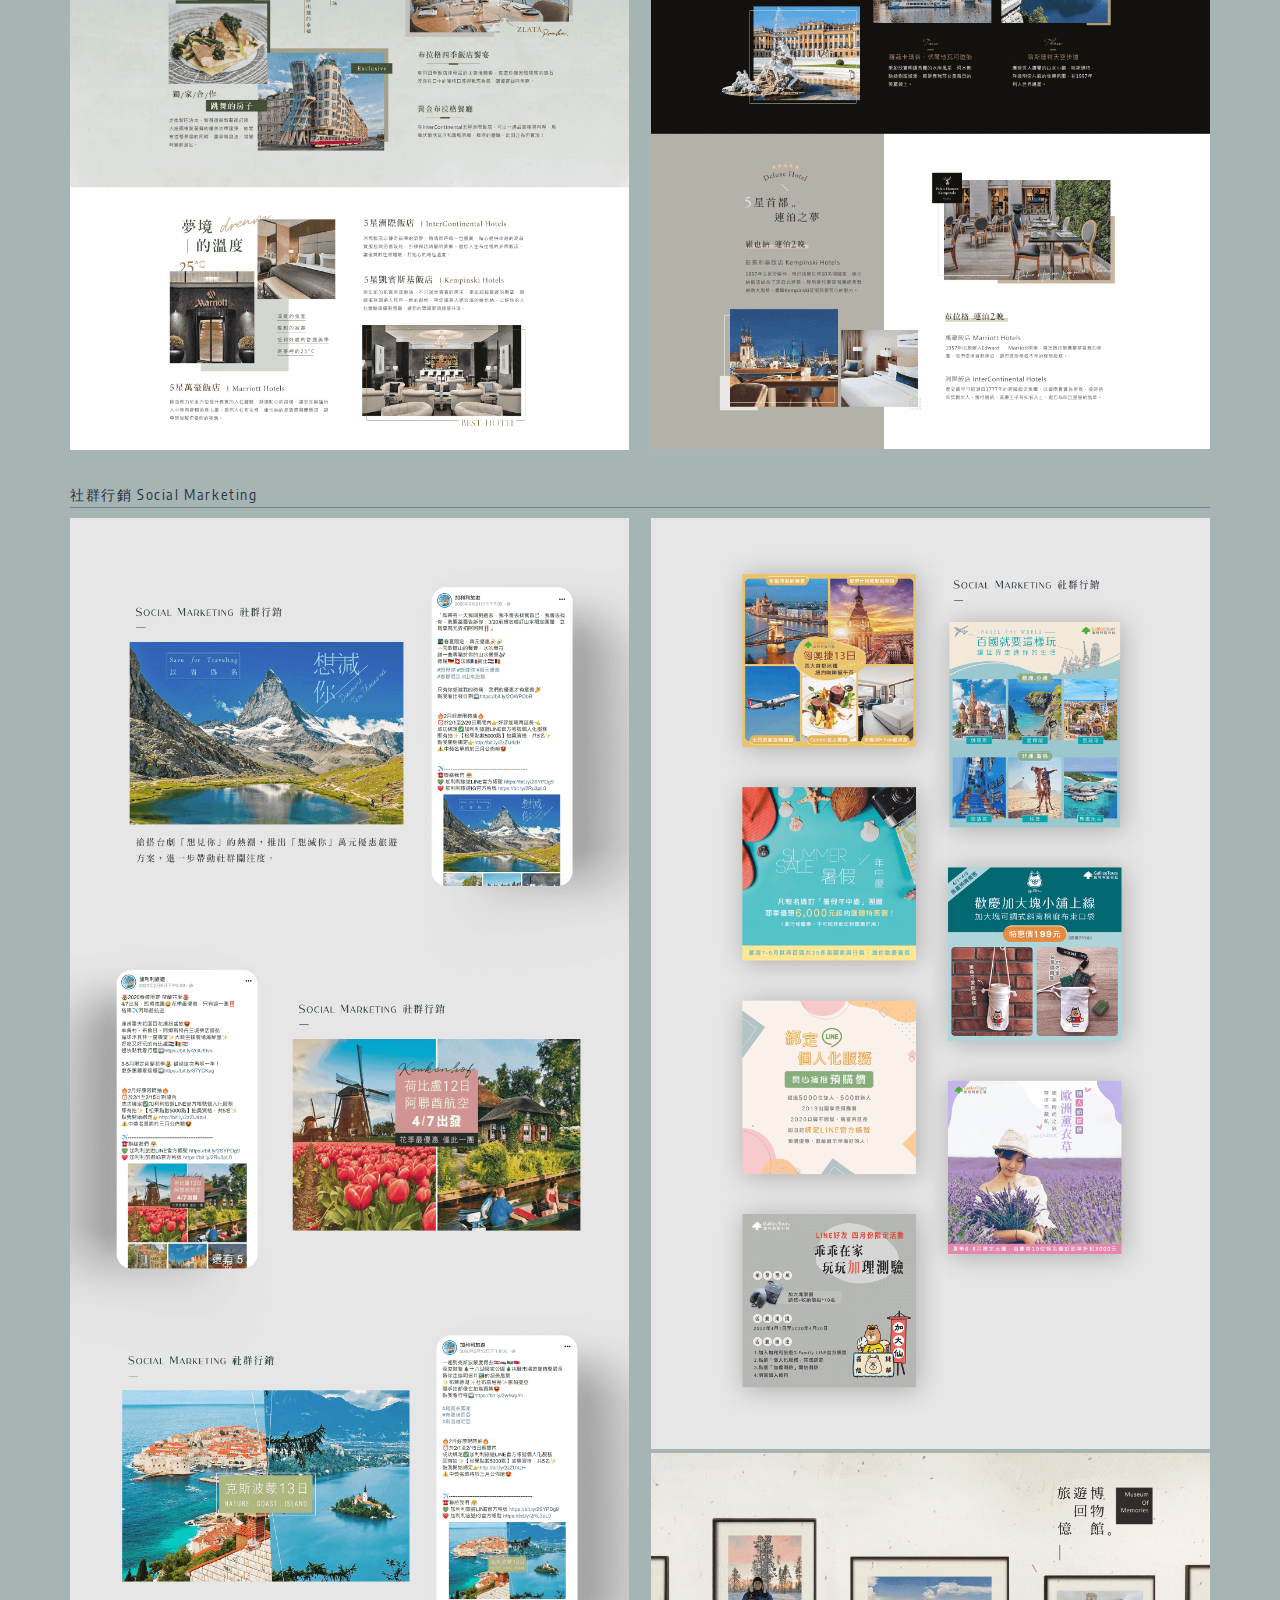
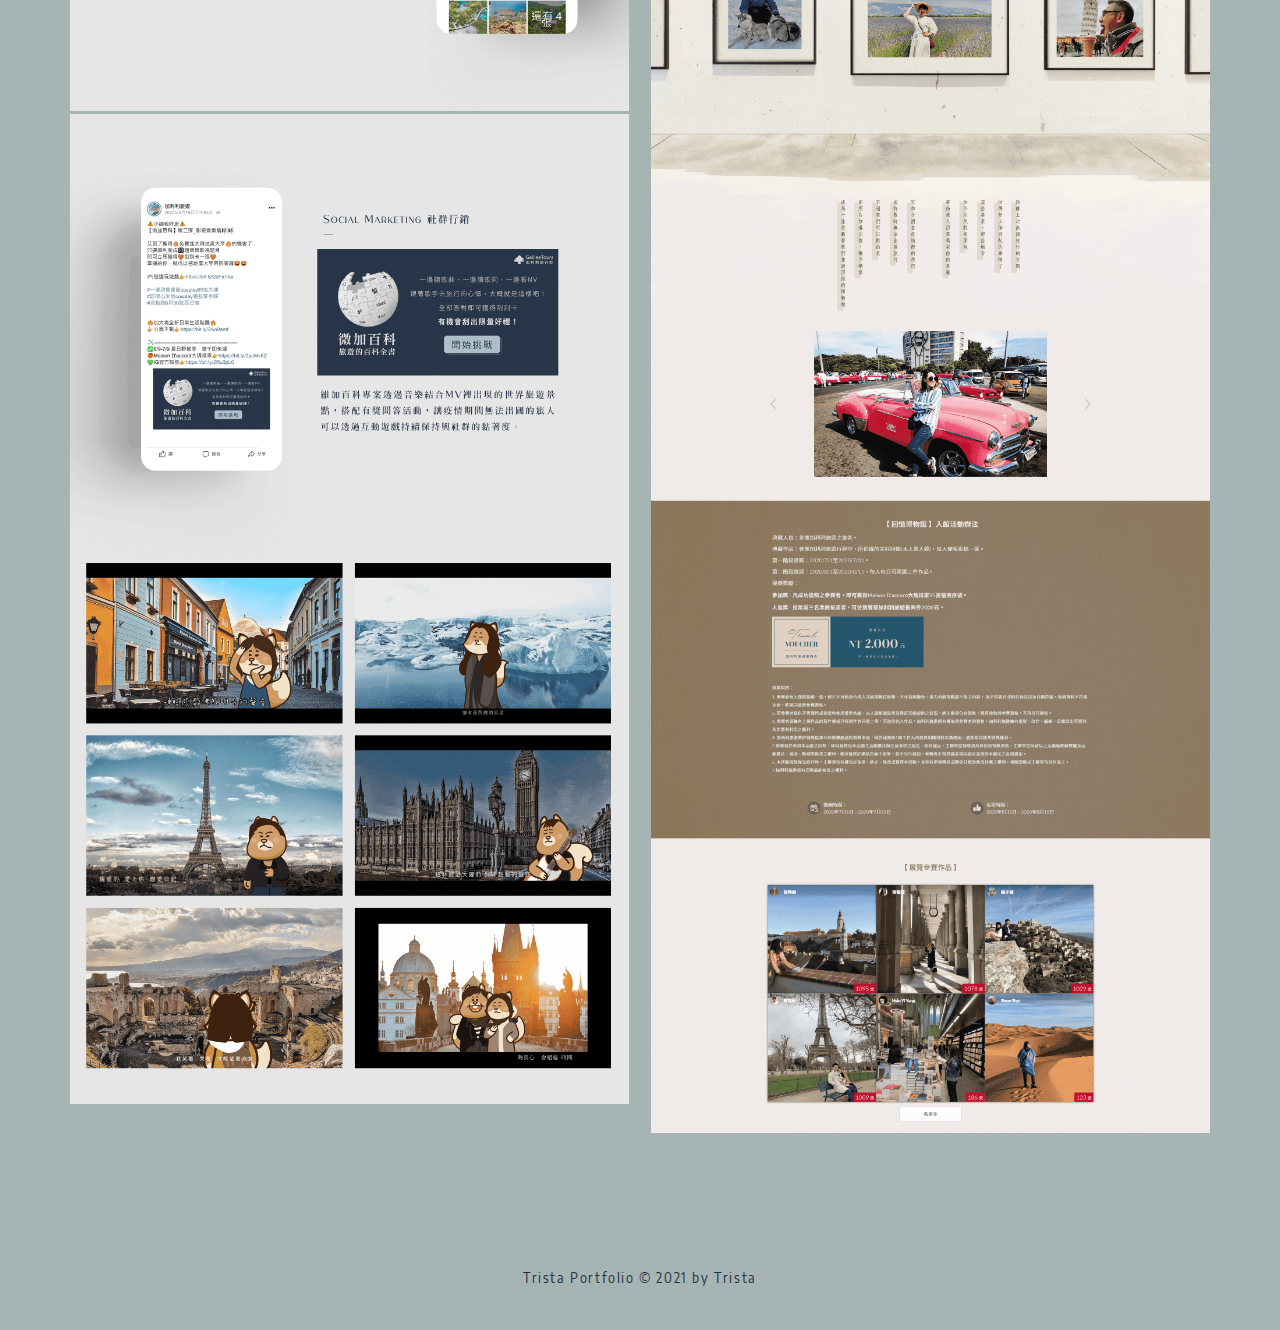
<file: design.html>
<!DOCTYPE html>
<html lang="zh-Hant-TW">

<head>
    <meta charset="UTF-8">
    <meta name="viewport" content="width=device-width, initial-scale=1.0, user-scalable=yes, minimum-scale=1.0, maximum-scale=3.0">
    <meta name="format-detection" content="telephone=no">
    <meta http-equiv="X-UA-Compatible" content="ie=edge">
    <link rel="icon" href="images/logo/logo.png">
    <title>Trista Portfolio - Visual Design</title>
    <link rel="stylesheet" href="css/normalize.css">
    <link rel="stylesheet" href="css/index.css">
</head>

<body>
    <section class="project-open">
        <div class="container">
            <div class="open-content">
                <h3>視覺設計&#38;社群行銷<span>Visual Design &#38; Social Marketing
                </span></h3>
                <p>視覺設計 Visual Design</p>
                <div class="row">
                    <div class="col-half">
                        <img src="images/VisualDesign/web1-2.png" alt="">
                        <img src="images/VisualDesign/web5-2.png" alt="">
                        <img src="images/VisualDesign/web2-2.png" alt="">
                    </div>
                    <div class="col-half">
                        <img src="images/VisualDesign/web4-2.png" alt="">
                        <img src="images/VisualDesign/web6-2.png" alt="">
                        <img src="images/VisualDesign/web3-2.png" alt="">
                    </div>
                </div>
                <p>社群行銷 Social Marketing</p>
                <div class="row">
                    <div class="col-half">
                        <img src="images/VisualDesign/socialmarketing-1.png" alt="">
                        <img src="images/VisualDesign/socialmarketing-3.png" alt="">
                    </div>
                    <div class="col-half">
                        <img src="images/VisualDesign/socialmarketing-2.png" alt="">
                        <img src="images/VisualDesign/socialmarketing-4.png" alt="">
                    </div>
                </div>
                <!-- modal close button -->
                <a href="index.html" class="modal-close">
                    <svg xmlns="http://www.w3.org/2000/svg" viewBox="0 0 64 64" aria-labelledby="title" aria-describedby="desc" role="img" xmlns:xlink="http://www.w3.org/1999/xlink">
                          <path data-name="layer2"
                          fill="none" stroke="#e9e9e9" stroke-miterlimit="10" stroke-width="4" d="M14 31.998h36"
                          stroke-linejoin="round" stroke-linecap="round"></path>
                          <path data-name="layer1" fill="none" stroke="#e9e9e9" stroke-miterlimit="10"
                          stroke-width="4" d="M28 18L14 32l14 14" stroke-linejoin="round" stroke-linecap="round"></path>
                        </svg>
                </a>
            </div>
        </div>
    </section>
    <!-- footer =====================================  -->
    <section class="footer">
        <div class="container">
            <p>Trista Portfolio © 2021 by Trista</p>
        </div>
    </section>
</body>

</html>
</file>
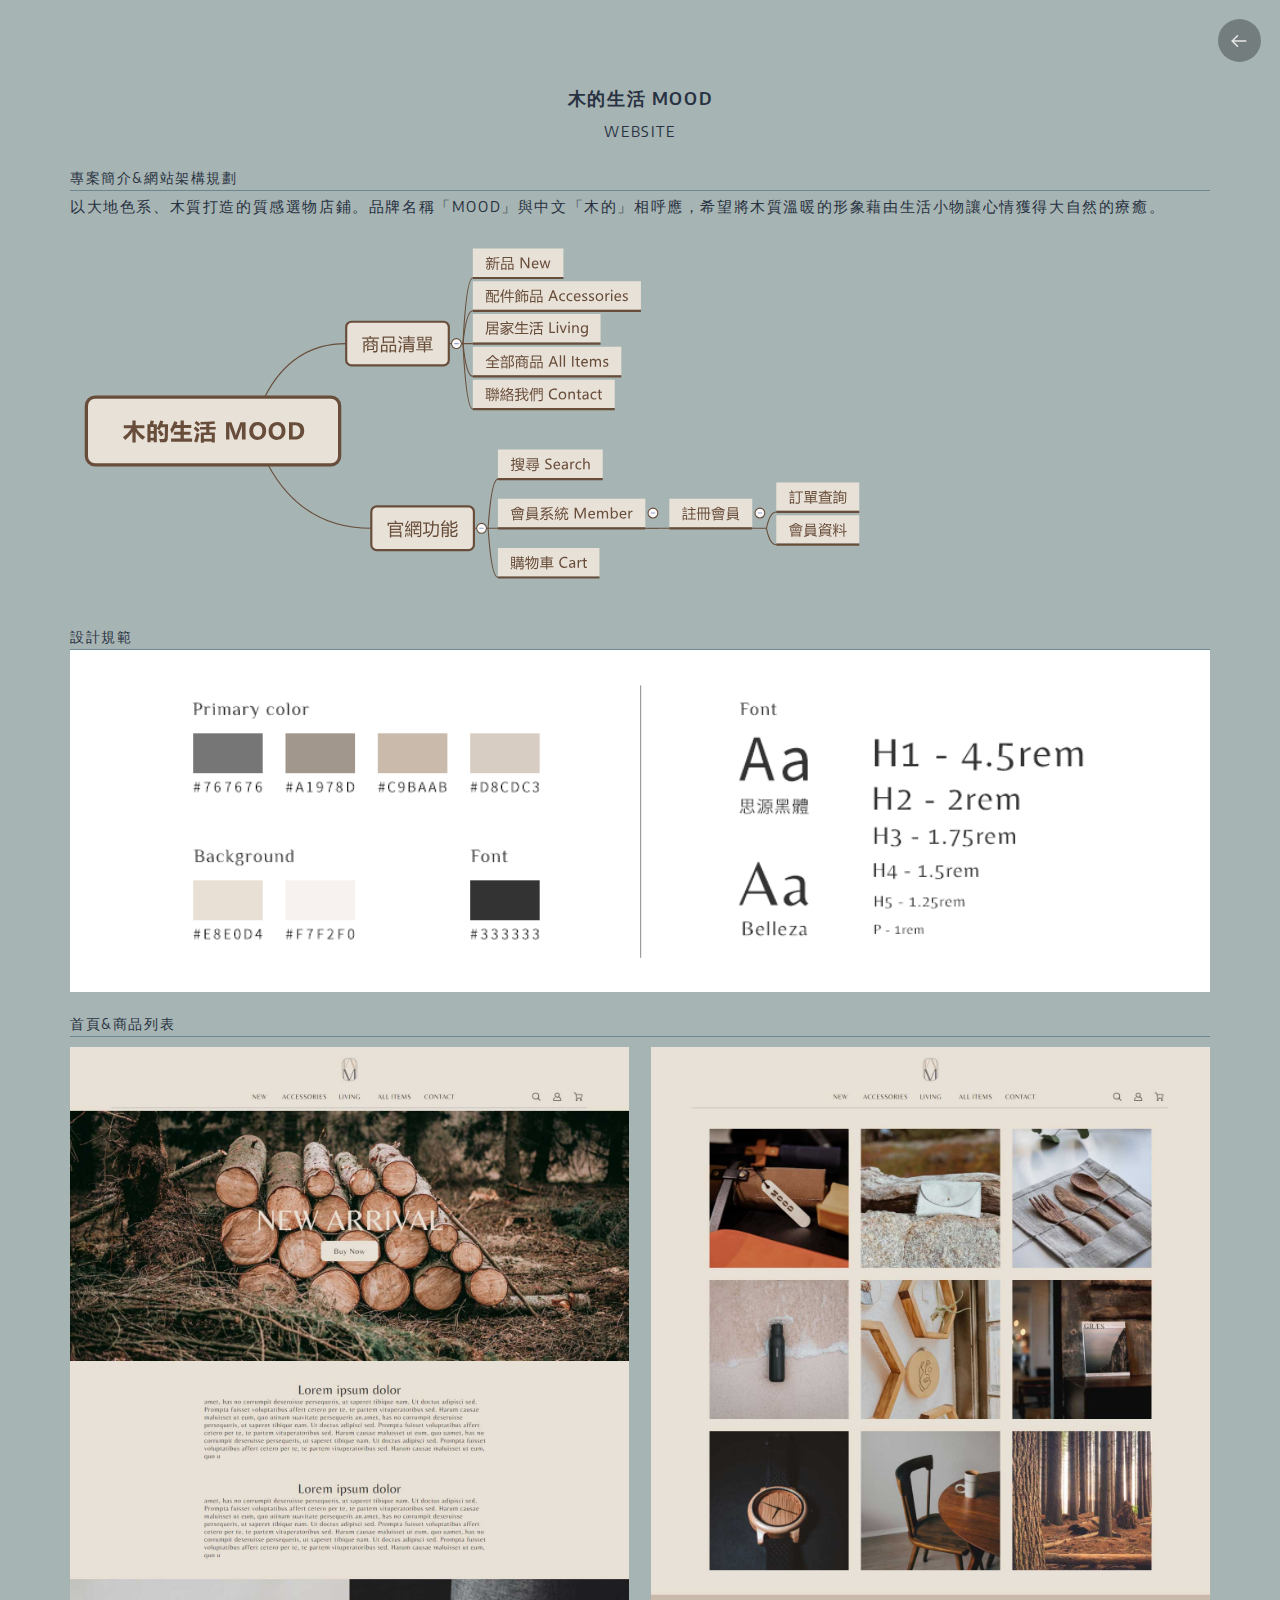
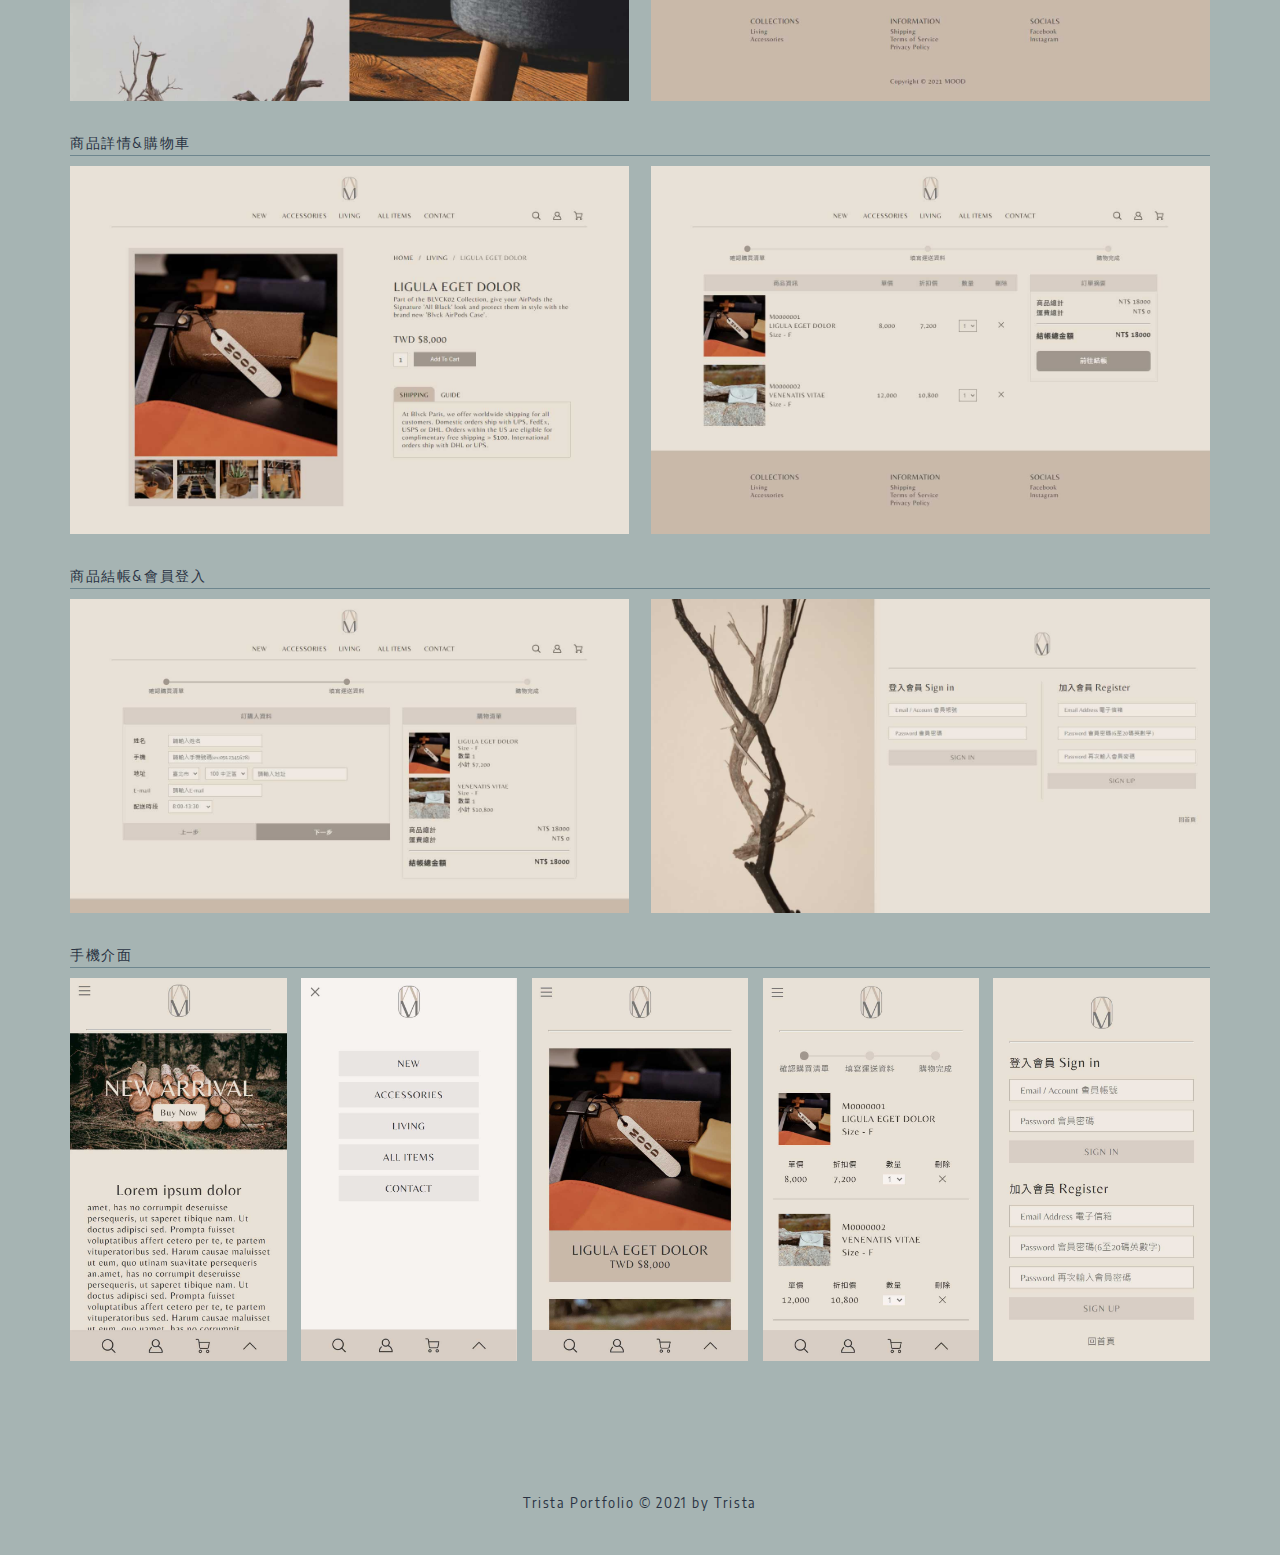
<file: mood.html>
<!DOCTYPE html>
<html lang="zh-Hant-TW">

<head>
    <meta charset="UTF-8">
    <meta name="viewport" content="width=device-width, initial-scale=1.0, user-scalable=yes, minimum-scale=1.0, maximum-scale=3.0">
    <meta name="format-detection" content="telephone=no">
    <meta http-equiv="X-UA-Compatible" content="ie=edge">
    <link rel="icon" href="images/logo/logo.png">
    <title>Trista Portfolio - MOOD</title>
    <link rel="stylesheet" href="css/normalize.css">
    <link rel="stylesheet" href="css/index.css">
</head>

<body>
    <section class="project-open">
        <div class="container">
            <div class="open-content">
                <h3>木的生活 MOOD<span>WEBSITE</span></h3>
                <p>專案簡介&#38;網站架構規劃</p>
                <span style="text-align: left;">以大地色系、木質打造的質感選物店鋪。品牌名稱「MOOD」與中文「木的」相呼應，希望將木質溫暖的形象藉由生活小物讓心情獲得大自然的療癒。</span>
                <div class="row modal-xmind"><img src="images/project_MOOD/MOOD_Xmind.svg" alt="">
                </div>
                <p>設計規範</p>
                <div class="row">
                    <img src="images/project_MOOD/MOOD_ui.png" alt="">
                </div>
                <p>首頁&#38;商品列表</p>
                <div class="row modal-p">
                    <img src="images/project_MOOD/project1-1.jpg" alt="">
                    <img src="images/project_MOOD/project1-2.jpg" alt="">
                </div>

                <p>商品詳情&#38;購物車</p>
                <div class="row modal-p">
                    <img src="images/project_MOOD/project1-3.jpg" alt="">
                    <img src="images/project_MOOD/project1-4.jpg" alt="">
                </div>
                <p>商品結帳&#38;會員登入</p>
                <div class="row modal-p">
                    <img src="images/project_MOOD/project1-5.jpg" alt="">
                    <img src="images/project_MOOD/project1-6.jpg" alt="">
                </div>
                <p>手機介面</p>
                <div class="row modal-m">
                    <img src="images/project_MOOD/project1-1_m.jpg" alt="">
                    <img src="images/project_MOOD/project1-2_m.jpg" alt="">
                    <img src="images/project_MOOD/project1-3_m.jpg" alt="">
                    <img src="images/project_MOOD/project1-4_m.jpg" alt="">
                    <img src="images/project_MOOD/project1-5_m.jpg" alt="">
                </div>
                <!-- modal close button -->
                <a href="index.html" class="modal-close">
                    <svg xmlns="http://www.w3.org/2000/svg" viewBox="0 0 64 64" aria-labelledby="title" aria-describedby="desc" role="img" xmlns:xlink="http://www.w3.org/1999/xlink">
                          <path data-name="layer2"
                          fill="none" stroke="#e9e9e9" stroke-miterlimit="10" stroke-width="4" d="M14 31.998h36"
                          stroke-linejoin="round" stroke-linecap="round"></path>
                          <path data-name="layer1" fill="none" stroke="#e9e9e9" stroke-miterlimit="10"
                          stroke-width="4" d="M28 18L14 32l14 14" stroke-linejoin="round" stroke-linecap="round"></path>
                        </svg>
                </a>
            </div>
        </div>
    </section>
    <!-- footer =====================================  -->
    <section class="footer">
        <div class="container">
            <p>Trista Portfolio © 2021 by Trista</p>
        </div>
    </section>
</body>

</html>
</file>
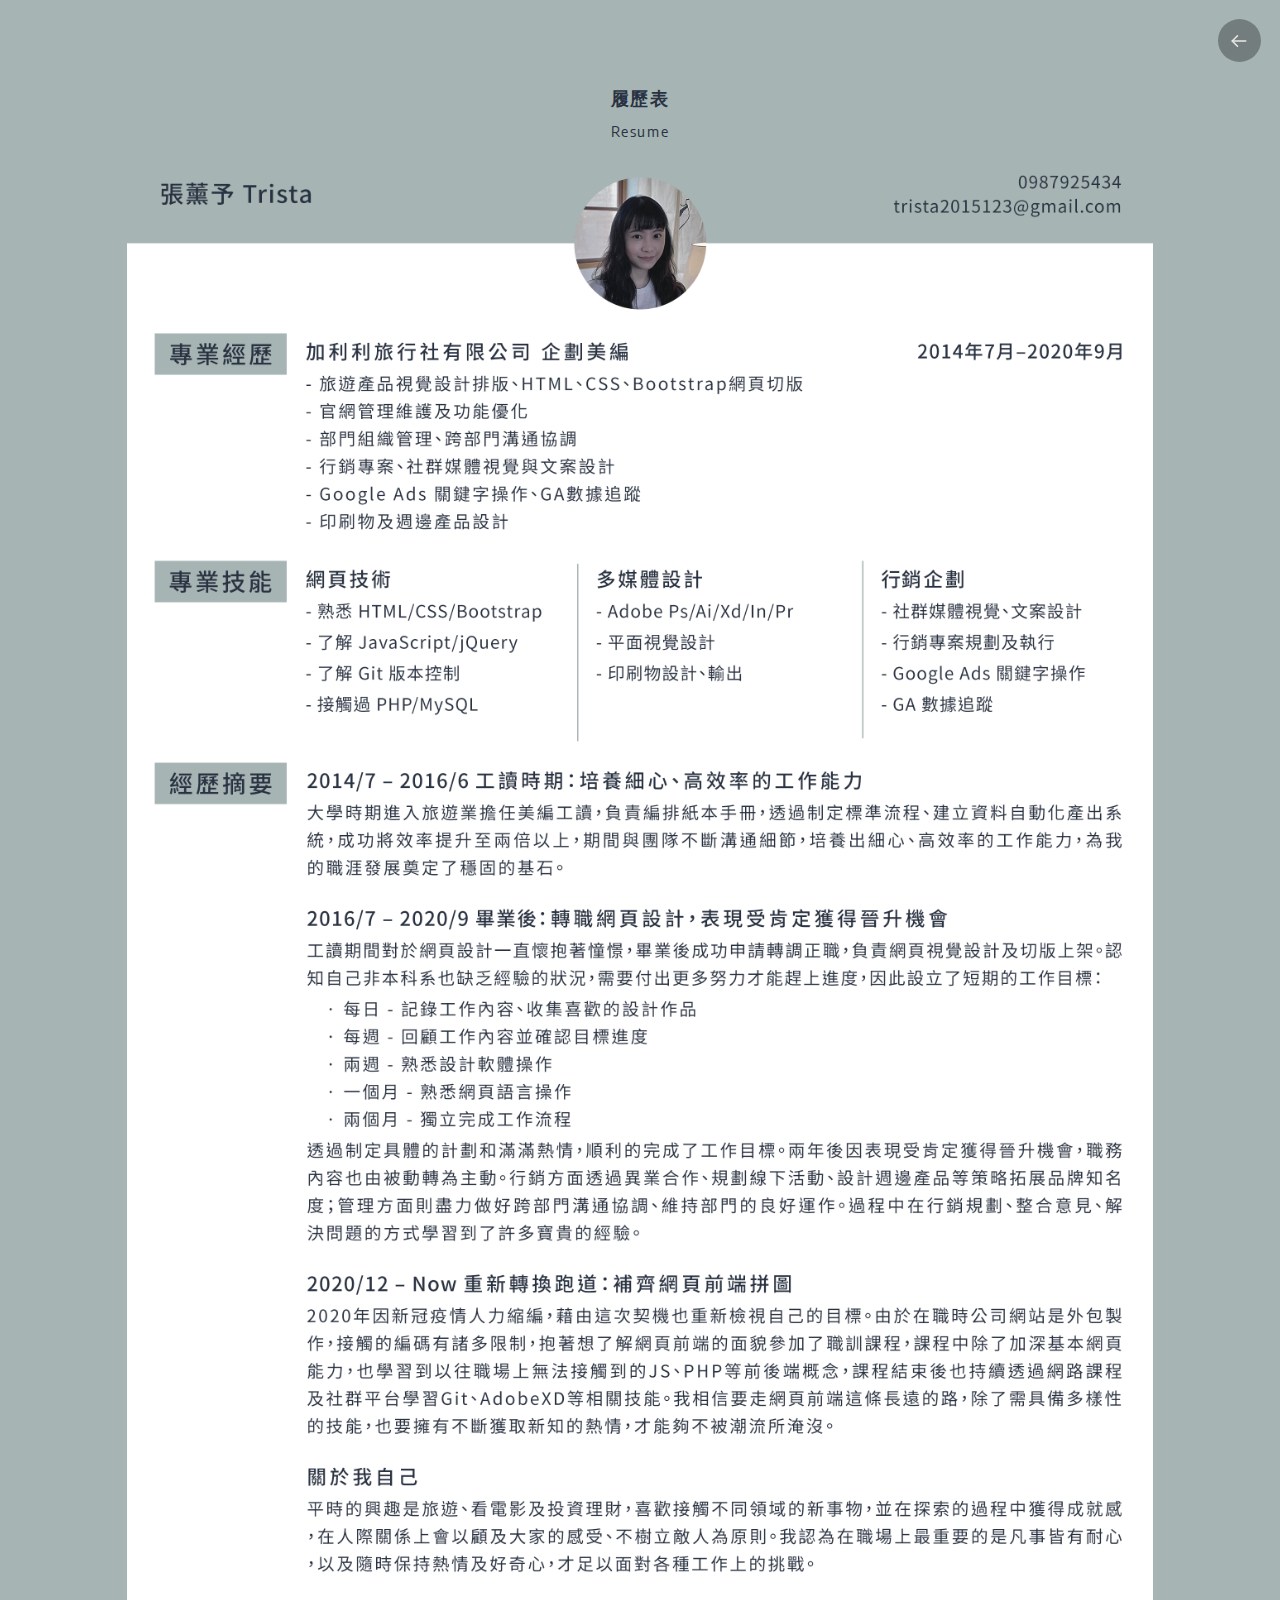
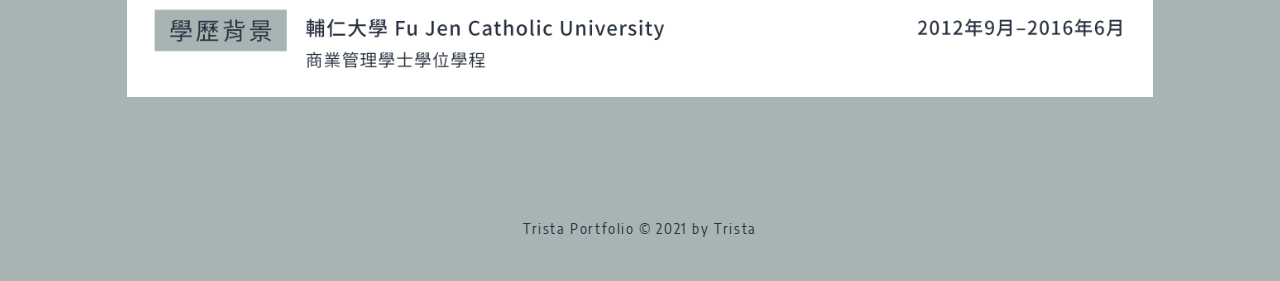
<file: resume.html>
<!DOCTYPE html>
<html lang="zh-Hant-TW">

<head>
    <meta charset="UTF-8">
    <meta name="viewport" content="width=device-width, initial-scale=1.0, user-scalable=yes, minimum-scale=1.0, maximum-scale=3.0">
    <meta name="format-detection" content="telephone=no">
    <meta http-equiv="X-UA-Compatible" content="ie=edge">
    <link rel="icon" href="images/logo/logo.png">
    <title>Trista Portfolio - Resume</title>
    <link rel="stylesheet" href="css/normalize.css">
    <link rel="stylesheet" href="css/index.css">
</head>

<body>
    <section class="project-open">
        <div class="container">
            <div class="open-content">
                <h3>履歷表<span>Resume</span></h3>
                <div class="row">
                    <img src="images/Resume.png" style="width: 90%;margin: auto;" alt="">
                </div>
                <!-- modal close button -->
                <a href="index.html" class="modal-close">
                    <svg xmlns="http://www.w3.org/2000/svg" viewBox="0 0 64 64" aria-labelledby="title" aria-describedby="desc" role="img" xmlns:xlink="http://www.w3.org/1999/xlink">
                          <path data-name="layer2"
                          fill="none" stroke="#e9e9e9" stroke-miterlimit="10" stroke-width="4" d="M14 31.998h36"
                          stroke-linejoin="round" stroke-linecap="round"></path>
                          <path data-name="layer1" fill="none" stroke="#e9e9e9" stroke-miterlimit="10"
                          stroke-width="4" d="M28 18L14 32l14 14" stroke-linejoin="round" stroke-linecap="round"></path>
                        </svg>
                </a>
            </div>
        </div>
    </section>
    <!-- footer =====================================  -->
    <section class="footer">
        <div class="container">
            <p>Trista Portfolio © 2021 by Trista</p>
        </div>
    </section>
</body>

</html>
</file>
<file: css/index.css>
/* all page ===================================== */

@import url('https://fonts.googleapis.com/css2?family=Encode+Sans+Semi+Condensed:wght@100;200;300;400;500;600;700&family=Philosopher:wght@400;700&display=swap');
* {
    padding: 0;
    margin: 0;
    box-sizing: border-box;
    font-family: 'Encode Sans Semi Condensed', sans-serif;
}

body {
    letter-spacing: 0.1rem;
    overflow-x: hidden;
    color: #293242;
}

.overflow-hidden {
    overflow-y: hidden;
}

.container {
    max-width: 1140px;
    margin: 0 auto;
}


/* 平板 */

@media (max-width: 768px) {
    .container {
        max-width: 720px;
        margin: 0 auto;
    }
}


/* 手機 */

@media (max-width: 576px) {
    .container {
        max-width: 540px;
        margin: 0 auto;
    }
}

.container-fluid {
    width: 100%;
    margin: 0 auto;
}

.row {
    display: flex;
    flex-wrap: wrap;
    justify-content: space-between;
}

.col-half {
    flex: 0 0 50%;
    max-width: 49%;
    padding: 10px 0;
}

a {
    text-decoration: none;
}

img {
    width: 100%;
    height: auto;
}

h2 {
    font-size: 1.8rem;
    font-weight: 600;
    font-family: 'Philosopher', sans-serif;
}

h2::after {
    content: '';
    display: block;
    width: 35px;
    margin: 20px auto;
}

h3 {
    font-size: 1.15rem;
    font-weight: 600;
    line-height: 36px;
}

h4 {
    font-size: 0.85rem;
    font-weight: 700;
    line-height: 26px;
}

p {
    display: block;
    font-size: 0.85rem;
    line-height: 24px;
    text-align: left;
}

.content .btn-resume {
    display: inline-block;
    line-height: 33px;
    height: 35px;
    width: 45px;
    margin: 15px 0;
    text-decoration: none;
    background: #293242;
    font-size: 0.85rem;
    color: #e9e9e9;
    text-align: center;
    border-radius: 30px;
    -webkit-transition: all .3s;
    transition: all .3s;
}

.content .btn-resume img {
    width: 25px;
    padding-left: 2px;
    vertical-align: middle;
}

.content .btn-resume:hover {
    background-color: #6e868e;
}


/* header ===================================== */

header {
    width: 100%;
    min-height: 100vh;
    position: relative;
    overflow: hidden;
}

header::after {
    content: '';
    position: absolute;
    width: 100%;
    height: 100%;
    left: 0;
    top: 0;
    background-color: rgba(0, 0, 0, 0.05);
    z-index: 10;
}

nav {
    position: relative;
    width: 100%;
    z-index: 13;
}


/* 平板 & 手機 */

@media (max-width: 768px) {
    nav {
        position: fixed;
        height: 60px;
        background: #293242;
        z-index: 13;
    }
}

.logo {
    position: fixed;
    left: 40px;
    top: 30px;
    width: 50px;
    transition: all 0.5s;
}

.logo:hover {
    opacity: 0.6;
}


/* 平板 & 手機 */

@media (max-width: 768px) {
    .logo {
        position: fixed;
        left: 20px;
        top: 10px;
        width: 40px;
    }
}


/* Side Nav */

.side-bar {
    position: fixed;
    top: 0;
    right: -250px;
    width: 250px;
    height: 100%;
    background-color: #e9e9e9;
    transition: all 0.5s;
}

.side-bar ul {
    margin: 10px 0;
    list-style-type: none;
}

.side-bar ul a {
    display: block;
    position: relative;
    margin: auto;
    padding-top: 20px;
    height: 100%;
    width: 65%;
    line-height: 30px;
    color: #293242;
    font-size: 0.9rem;
    font-weight: 400;
    transition: all 0.4s;
}

.side-bar ul a:hover {
    padding-left: 10px;
}

.side-bar ul a::after {
    content: '';
    position: absolute;
    bottom: 0;
    right: 0;
    width: 100%;
    height: 1px;
    background-color: #293242;
    transition: all .3s linear;
}

.side-bar ul a:hover::after {
    width: 0;
}

.side-bar .nav-logo {
    text-align: center;
    margin-top: 30px;
}

.side-bar .nav-logo img {
    width: 50px;
}

#check {
    display: none;
}

label #mask {
    visibility: hidden;
    position: fixed;
    top: 0;
    left: 0;
    opacity: 0;
    width: 100vw;
    min-height: 100vh;
    background-color: rgba( 0, 0, 0, 0.5);
    transition: all 0.5s;
}

label #bar,
label #cancel {
    position: fixed;
    cursor: pointer;
}

label #bar {
    width: 30px;
    right: 40px;
    top: 40px;
    transition: all 0.5s;
}

label #bar:hover {
    opacity: 0.6;
}


/* 平板 & 手機 */

@media (max-width: 768px) {
    label #bar {
        width: 25px;
        right: 20px;
        top: 20px;
    }
}

label #cancel {
    width: 25px;
    top: 18px;
    right: -200px;
    transition: all 0.5s;
    z-index: 11;
}

#check:checked~.side-bar {
    right: 0;
}

#check:checked~label #mask {
    visibility: visible;
    opacity: 1;
}

#check:checked~label #bar {
    right: 250px;
    opacity: 0;
    pointer-events: none;
    transform: rotate(360deg);
}

#check:checked~label #cancel {
    right: 18px;
    transform: rotate(360deg);
}


/* 桌機 */

@media (min-width: 1025px) {
    /* 滑鼠效果 */
    .mouse-icon {
        position: absolute;
        left: 0;
        right: 0;
        top: 60%;
        margin: auto;
        border: 1px solid #e9e9e9;
        border-radius: 16px;
        height: 35px;
        width: 23px;
        z-index: 4;
    }
    .mouse-icon .wheel {
        position: relative;
        border-radius: 10px;
        background: #e9e9e9;
        width: 1px;
        height: 5px;
        margin: 0 auto;
        animation-name: drop;
        -webkit-animation-name: drop;
        -webkit-animation-duration: 1s;
        animation-duration: 1s;
        -webkit-animation-timing-function: linear;
        animation-timing-function: linear;
        -webkit-animation-delay: 0s;
        animation-delay: 0s;
        -webkit-animation-iteration-count: infinite;
        animation-iteration-count: infinite;
        -webkit-animation-play-state: running;
        animation-play-state: running;
    }
    .tree {
        width: 65%;
        position: absolute;
        bottom: -60%;
        right: 0;
        z-index: 4;
    }
    .mountain {
        width: 80%;
        position: absolute;
        left: 0;
        bottom: 0;
        z-index: 3;
    }
    .big-title {
        font-family: 'Philosopher', sans-serif;
        position: absolute;
        top: 25%;
        width: 100%;
        text-align: center;
        font-size: 4.2rem;
        font-weight: normal;
        color: #e9e9e9;
        z-index: 2;
    }
    .subtitle {
        position: absolute;
        top: 45%;
        width: 100%;
        text-align: center;
        font-size: 1.1rem;
        font-weight: 300;
        color: #e9e9e9;
        z-index: 2;
    }
    .bg {
        width: 100%;
        height: 100vh;
        object-fit: cover;
        z-index: 1;
    }
}

@-webkit-keyframes drop {
    0% {
        top: 5px;
        opacity: 0;
    }
    30% {
        top: 10px;
        opacity: 1;
    }
    100% {
        top: 25px;
        opacity: 0;
    }
}

@keyframes drop {
    0% {
        top: 5px;
        opacity: 0;
    }
    30% {
        top: 10px;
        opacity: 1;
    }
    100% {
        top: 25px;
        opacity: 0;
    }
}


/* 平板 */

@media (min-width: 577px) and (max-width: 1024px) {
    .tree {
        width: 80%;
        position: absolute;
        bottom: -30%;
        right: 0;
        z-index: 4;
    }
    .mountain {
        width: 100%;
        position: absolute;
        left: 0;
        bottom: 0;
        z-index: 3;
    }
    .big-title {
        font-family: 'Philosopher', sans-serif;
        position: absolute;
        top: 30%;
        width: 100%;
        text-align: center;
        font-size: 4.5rem;
        font-weight: normal;
        color: #e9e9e9;
        z-index: 2;
    }
    .subtitle {
        position: absolute;
        top: 45%;
        width: 100%;
        text-align: center;
        font-size: 1.6rem;
        font-weight: 300;
        color: #e9e9e9;
        z-index: 2;
    }
    .bg {
        width: 100%;
        height: 100vh;
        object-fit: cover;
        z-index: 1;
    }
}


/* 手機 */

@media (max-width: 576px) {
    .tree {
        width: 100%;
        position: absolute;
        bottom: -20%;
        right: 0;
        z-index: 4;
    }
    .mountain {
        width: 100%;
        position: absolute;
        left: 0;
        bottom: 5%;
        z-index: 3;
    }
    .big-title {
        font-family: 'Philosopher', sans-serif;
        position: absolute;
        top: 30%;
        width: 100%;
        text-align: center;
        font-size: 2.8rem;
        font-weight: normal;
        color: #e9e9e9;
        z-index: 2;
    }
    .subtitle {
        position: absolute;
        top: 43%;
        width: 100%;
        text-align: center;
        font-size: 1.1rem;
        font-weight: 300;
        color: #e9e9e9;
        z-index: 2;
    }
    .bg {
        width: 100%;
        height: 100vh;
        object-fit: cover;
        z-index: 1;
    }
}

.shadow {
    position: absolute;
    bottom: 100%;
    height: 200px;
    width: 100%;
    left: 0;
    z-index: 10;
    background: linear-gradient(to top, #111111, transparent);
}


/* portfolio ===================================== */

.portfolio {
    width: 100%;
    background-color: #111111;
    position: relative;
}

.portfolio .row {
    height: 100vh;
    align-content: center;
    align-items: center;
    justify-content: center;
}

.portfolio .circle-text {
    position: absolute;
    bottom: 5%;
    left: 5%;
    color: #a6b4b3;
    user-select: none;
    pointer-events: none;
    animation: animate 7s linear infinite;
    z-index: 11;
}

@keyframes animate {
    0% {
        transform: rotate(360deg);
    }
    100% {
        transform: rotate(0deg);
    }
}

.portfolio .circle-text span {
    font-size: 0.5rem;
    position: absolute;
    top: -50px;
    display: inline-block;
    transform-origin: 0 50px;
}

.portfolio .title {
    font-size: 1.5rem;
    overflow: hidden;
}

.portfolio .title::after {
    content: '';
    display: block;
    width: 100%;
    border-bottom: #a6b4b3 1px solid;
    margin: 15px 0;
}

.portfolio .border {
    width: 0%;
    height: 2px;
    background-color: #a6b4b3;
    margin: 10px 0px;
}

.portfolio .content {
    color: #a6b4b3;
    margin: 40px;
}


/* 輪播照片 */


/* 桌機 & 平板 */

@media (min-width: 577px) {
    .portfolio .slider {
        margin: 40px;
        position: relative;
        width: 300px;
        height: 300px;
    }
    .portfolio .slider::before {
        content: '';
        display: block;
        position: relative;
        left: 4%;
        bottom: -4%;
        width: 300px;
        height: 300px;
        background-color: rgba(166, 180, 179, 0.1);
        border-radius: 50px;
    }
}


/* 手機 */

@media (max-width: 576px) {
    .portfolio .slider {
        position: relative;
        width: 300px;
        height: 300px;
    }
    .portfolio .slider::before {
        content: '';
        display: block;
        position: relative;
        left: 5%;
        bottom: -5%;
        width: 300px;
        height: 300px;
        background-color: rgba(166, 180, 179, 0.1);
        border-radius: 50px;
    }
}

.portfolio .slider-container img {
    position: absolute;
    top: 0;
    left: 0;
    opacity: 0;
    filter: alpha(opacity=0);
    -webkit-animation: round 12s linear infinite;
    animation: round 12s linear infinite;
    border-radius: 50px;
}

.portfolio .slider-container img:nth-child(4) {
    -webkit-animation-delay: 0s;
    animation-delay: 0s;
}

.portfolio .slider-container img:nth-child(3) {
    -webkit-animation-delay: 3s;
    animation-delay: 3s;
}

.portfolio .slider-container img:nth-child(2) {
    -webkit-animation-delay: 6s;
    animation-delay: 6s;
}

.portfolio .slider-container img:nth-child(1) {
    -webkit-animation-delay: 9s;
    animation-delay: 9s;
}

@-webkit-keyframes round {
    5% {
        opacity: 1;
        filter: alpha(opacity=100);
        /* 0 - 1秒 淡入*/
    }
    30% {
        opacity: 1;
        filter: alpha(opacity=100);
        /* 1- 5秒靜止*/
    }
    35% {
        opacity: 0;
        filter: alpha(opacity=0);
        /* 5-6秒淡出*/
    }
}

@keyframes round {
    5% {
        opacity: 1;
        filter: alpha(opacity=100);
        /* 0 - 1秒 淡入*/
    }
    30% {
        opacity: 1;
        filter: alpha(opacity=100);
        /* 1- 5秒靜止*/
    }
    35% {
        opacity: 0;
        filter: alpha(opacity=0);
        /* 5-6秒淡出*/
    }
}


/* project ===================================== */

.project {
    width: 100%;
    background-color: #a6b4b3;
    position: relative;
    padding: 80px 0;
}

.project .row {
    min-height: 100vh;
    align-content: center;
    align-items: flex-start;
    justify-content: center;
}

.project .container h2 {
    width: 100%;
    padding-bottom: 30px;
    color: #293242;
    text-align: center;
}

.project .container h2::after {
    border-bottom: #293242 1px solid;
}

.project-box {
    width: 350px;
    text-align: center;
    padding: 15px;
}


/* 平板 */

@media (min-width: 577px) and (max-width: 1024px) {
    .project-box {
        width: 80%;
    }
}

.project-box h3 {
    padding: 15px 0;
}

.project-box h4 {
    padding-top: 15px;
    text-align: left;
}

.project-box .project-img {
    width: 320px;
    height: 220px;
    margin: auto;
    transition: 0.5s;
}

.project-box .project-img:hover {
    opacity: 0.6;
}

.project-box .img1 {
    background-image: url(../images/project_MOOD/project1-1.jpg);
    background-size: cover;
}

.project-box .img2 {
    background-image: url(../images/project_Concierge/project2-1.jpg);
    background-size: cover;
}

.project-box .img3 {
    background-image: url(../images/VisualDesign/design.jpg);
    background-size: cover;
}

.project-box .project-content {
    display: inline-block;
    position: relative;
}

.project-box .project-content .btn-project {
    display: inline-block;
    width: 70px;
    height: 35px;
    text-decoration: none;
    background: #293242;
    font-size: 0.85rem;
    color: #e9e9e9;
    border-radius: 30px;
    -webkit-transition: all .3s;
    transition: all .3s;
}

.project-box .project-content .btn-project:hover {
    background-color: #6e868e;
}

.project-box .project-content a img {
    opacity: 1;
    width: 25px;
    position: absolute;
    top: 0;
    right: 0;
    bottom: 0;
    left: 0;
    margin: auto;
    transition: opacity 0.3s ease;
}

.project-box .project-content a:hover img {
    opacity: 0;
}

.project-box .project-content a span {
    opacity: 0;
    line-height: 35px;
}

.project-box .project-content a:hover span {
    opacity: 1;
    transition: opacity 0.3s ease;
}


/* project modal ===================================== */

.modal {
    display: flex;
    justify-content: center;
    align-items: flex-start;
    position: fixed;
    top: 0;
    left: 0;
    right: 0;
    bottom: 0;
    overflow-y: auto;
    overflow-x: hidden;
    z-index: 99;
    visibility: hidden;
    opacity: 0;
    transition: all 1s cubic-bezier(0.23, 1, 0.32, 1);
}

.modal--active {
    visibility: visible;
    opacity: 1;
}

.modal-bg {
    background: rgba( 0, 0, 0, 0.6);
}


/* modal內容 */


/* 桌機 & 平板 */

@media (min-width: 577px) {
    .modal-dialog {
        width: 80%;
        padding: 1rem;
    }
}


/* 手機 */

@media (max-width: 576px) {
    .modal-dialog {
        width: 90%;
        padding: 1rem;
    }
}

.modal-content {
    will-change: transform, opacity;
    position: relative;
    padding: 60px 30px;
    text-align: center;
    color: #293242;
    background: #ffffff;
    background-clip: padding-box;
    box-shadow: 0 12px 15px 0 rgba(0, 0, 0, 0.25);
    opacity: 0;
    transition: all 0.25s cubic-bezier(0.23, 1, 0.32, 1);
}

.modal-content span {
    display: block;
    font-size: 0.95rem;
    font-weight: normal;
    line-height: 30px;
}

.modal-content p {
    text-align: left;
    padding-top: 20px;
}

.modal-content p::after {
    content: '';
    display: block;
    width: 100%;
    border-bottom: #6e868e 1px solid;
}

.modal-content img {
    padding: 5px 0;
}

.modal-content--active {
    opacity: 1;
}


/* 觸發modal */

.modal-trigger {
    position: relative;
    display: inline-block;
    cursor: pointer;
}

#modal_temp {
    position: absolute;
    top: 0;
    left: 0;
    right: 0;
    bottom: 0;
    transition: opacity 0.1s ease-out;
}


/* 關閉按鈕 */

.modal-close {
    position: fixed;
    top: 0;
    right: 0;
    margin: 1.2rem;
    padding: 0.6rem;
    background: rgba(0, 0, 0, 0.3);
    border-radius: 50%;
    transition: all 0.5s cubic-bezier(0.23, 1, 0.32, 1);
}

.modal-close svg {
    width: 24px;
    height: 24px;
    fill: #fff;
    pointer-events: none;
    vertical-align: top;
}

.modal-close:hover {
    background: rgba(0, 0, 0, 0.6);
}

.modal-xmind img {
    max-width: 70%;
    height: 100%;
    padding: 10px 0;
}

.modal-p img {
    max-width: 49%;
    height: 100%;
    padding: 10px 0;
}

.modal-m img {
    max-width: 19%;
    height: 100%;
    padding: 10px 0;
}

.modal-p .color {
    width: 70px;
    height: 70px;
    background: #E8E0D4;
    padding: 5px;
    margin: 15px;
    display: flex;
    align-items: center;
    justify-content: center;
}

.modal-p .color span {
    font-size: 0.5rem;
}


/* skills ===================================== */

.skills {
    width: 100%;
    background: linear-gradient(rgba(0, 0, 0, 0.7), rgba(0, 0, 0, 0.3)), url(../images/bg.png) center center;
    background-size: cover;
    background-attachment: fixed;
    position: relative;
}


/* 手機 */

@media (max-width: 576px) {
    .skills {
        background-attachment: scroll;
    }
}


/* 桌機 */

@media (min-width: 1025px) {
    .skills .row {
        height: 100vh;
    }
}


/* 平板 & 手機 */

@media (max-width: 768px) {
    .skills .row {
        min-height: 100vh;
        padding: 80px 0;
    }
}

.skills .row {
    align-content: center;
    align-items: center;
    justify-content: center;
}

.skills .container h2 {
    width: 100%;
    padding-bottom: 30px;
    color: #a6b4b3;
    text-align: center;
}

.skills .container h2::after {
    border-bottom: #a6b4b3 1px solid;
}

.skills .skills-box {
    width: 310px;
    height: 310px;
    text-align: center;
    padding: 20px;
    margin: 20px;
    background-color: rgba(41, 50, 66, 0.7);
    border-radius: 20px;
}


/* 平板 */

@media (min-width: 577px) and (max-width: 1024px) {
    .skills .skills-box {
        width: 60%;
    }
}

.skills .skills-img {
    width: 85px;
    height: 85px;
    border: #a6b4b3 1px solid;
    border-radius: 50%;
    margin: auto;
    line-height: 120px;
}

.skills img {
    width: 45px;
}

.skills h3 {
    padding: 15px 0;
    color: #a6b4b3;
}

.skills p {
    padding: 0 15px;
    color: #a6b4b3;
}


/* experience ===================================== */

.experience {
    width: 100%;
    background-color: #a6b4b3;
    position: relative;
    padding: 80px 0;
}

.experience .row {
    min-height: 100vh;
    align-content: center;
    align-items: center;
}

.experience .container h2 {
    width: 100%;
    padding-bottom: 60px;
    color: #293242;
    text-align: center;
}

.experience .container h2::after {
    border-bottom: #293242 2px solid;
}

.timeline {
    position: relative;
    width: 100%;
    width: 1000px;
    margin: 0 auto;
    list-style-type: none;
}

.timeline::before {
    content: '';
    position: absolute;
    left: 0;
    right: 0;
    top: 0;
    margin: 0 auto;
    display: block;
    height: 100%;
    width: 2px;
    background: #e9e9e9;
}


/* 平板 & 手機 */

@media (max-width: 768px) {
    .timeline li {
        padding: 35px 0;
    }
}

.timeline li::after {
    content: '';
    display: block;
    clear: both;
}

.timeline .direction-l {
    position: relative;
    width: 480px;
    float: left;
    text-align: right;
}

.timeline .direction-r {
    position: relative;
    width: 480px;
    float: right;
    text-align: left;
}


/* 平板 & 手機 */

@media (max-width: 768px) {
    .timeline .direction-l,
    .timeline .direction-r {
        width: 100%;
        float: none;
    }
}

.timeline .flag-wrapper {
    display: inline-block;
    position: relative;
    top: -6px;
}


/* 平板 & 手機 */

@media (max-width: 768px) {
    .timeline .flag-wrapper {
        width: 100%;
        text-align: center;
    }
}

.timeline .hexa {
    position: absolute;
    top: 4px;
    width: 12px;
    height: 12px;
    border-radius: 50%;
    background: #6e868e;
}

.timeline .direction-r .hexa {
    left: -26px;
}

.timeline .direction-l .hexa {
    right: -26px;
}


/* 平板 & 手機 */

@media (max-width: 768px) {
    .timeline .hexa {
        top: -35px;
        left: 0;
        right: 0;
        margin: 0 auto;
    }
    .timeline .direction-r .hexa {
        left: 0;
    }
    .timeline .direction-l .hexa {
        right: 0;
    }
}

.timeline .flag {
    position: relative;
    background: #e9e9e9;
    font-size: 1rem;
    font-weight: 600;
    padding: 6px 10px;
    text-align: left;
    border-radius: 5px;
}


/* 平板 & 手機 */

@media (max-width: 768px) {
    .timeline .flag {
        top: -10px;
    }
}

.timeline .direction-l .flag {
    -webkit-box-shadow: -1px 1px 1px rgba(0, 0, 0, 0.15), 0 0 1px rgba(0, 0, 0, 0.15);
    -moz-box-shadow: -1px 1px 1px rgba(0, 0, 0, 0.15), 0 0 1px rgba(0, 0, 0, 0.15);
    box-shadow: -1px 1px 1px rgba(0, 0, 0, 0.15), 0 0 1px rgba(0, 0, 0, 0.15);
}

.timeline .direction-r .flag {
    -webkit-box-shadow: 1px 1px 1px rgba(0, 0, 0, 0.15), 0 0 1px rgba(0, 0, 0, 0.15);
    -moz-box-shadow: 1px 1px 1px rgba(0, 0, 0, 0.15), 0 0 1px rgba(0, 0, 0, 0.15);
    box-shadow: 1px 1px 1px rgba(0, 0, 0, 0.15), 0 0 1px rgba(0, 0, 0, 0.15);
}

.timeline .direction-l .flag::after {
    content: '';
    position: absolute;
    top: 50%;
    right: -15px;
    margin-top: -8px;
    border: solid transparent;
    border-left-color: #e9e9e9;
    border-width: 8px;
}

.timeline .direction-r .flag::after {
    content: '';
    position: absolute;
    top: 50%;
    left: -15px;
    margin-top: -8px;
    border: solid transparent;
    border-right-color: #e9e9e9;
    border-width: 8px;
}


/* 平板 & 手機 */

@media (max-width: 768px) {
    .timeline .direction-l .flag::after,
    .timeline .direction-r .flag::after {
        top: -6px;
        left: 50%;
        width: 0;
        margin-left: -8px;
        border: solid transparent;
        border-bottom-color: #e9e9e9;
        border-width: 8px;
    }
}

.timeline .time-wrapper {
    display: inline;
    vertical-align: middle;
    margin: 0;
}

.timeline .direction-l .time-wrapper {
    float: left;
}

.timeline .direction-r .time-wrapper {
    float: right;
}

.timeline .time {
    font-size: 0.9rem;
    font-weight: 300;
    padding: 5px 10px;
    background: #6e868e;
    line-height: 15px;
    color: #e9e9e9;
}


/* 平板 & 手機 */

@media (max-width: 768px) {
    .timeline .direction-l .time-wrapper,
    .timeline .direction-r .time-wrapper {
        float: none;
    }
    .timeline .time-wrapper {
        display: block;
    }
}

.desc {
    padding: 15px;
    margin: 20px 0;
    line-height: 25px;
    border-radius: 10px;
    background: #e9e9e9;
}


/* 平板 & 手機 */

@media (max-width: 768px) {
    .desc {
        margin: -5px 20px;
    }
}


/* contact ===================================== */

.contact {
    width: 100%;
    background: linear-gradient(rgba(0, 0, 0, 0.7), rgba(0, 0, 0, 0.3)), url(../images/bg.png) center center;
    background-size: cover;
    background-attachment: fixed;
    position: relative;
}


/* 手機 */

@media (max-width: 576px) {
    .contact {
        background-attachment: scroll;
    }
}

.contact .row {
    height: 100vh;
    align-content: center;
    align-items: center;
    justify-content: center;
}

.contact .container h2 {
    width: 100%;
    padding-bottom: 30px;
    color: #a6b4b3;
    text-align: center;
}

.contact .container h2::after {
    border-bottom: #a6b4b3 1px solid;
}

.contact form {
    width: 700px;
    margin: 20px;
    background-color: rgba(166, 180, 179, 0.7);
    padding: 30px;
    border-radius: 20px;
    text-align: center;
}

.contact .name,
.contact .email,
.contact .message,
.contact .send {
    padding: 10px;
    font-size: 0.7rem;
    border: none;
    outline: none;
    text-decoration: none;
    letter-spacing: 0.1rem;
    border-radius: 15px;
}

.contact .name,
.contact .email {
    width: 240px;
    margin: 25px 5px 10px;
}

.contact .message,
.contact .send {
    display: block;
    border: none;
}

.contact .message {
    width: 500px;
    margin: 10px auto;
    height: auto;
    overflow: auto;
    resize: vertical;
    line-height: 20px;
}

.contact .send {
    width: 100px;
    margin: 25px auto;
    border-radius: 30px;
    background-color: #293242;
    color: #e9e9e9;
    font-size: 0.85rem;
    cursor: pointer;
    -webkit-transition: all .3s;
    transition: all .3s;
}

.contact .send:hover {
    color: #6e868e;
    background-color: #e9e9e9;
}


/* 手機 */

@media (max-width: 576px) {
    .contact .name,
    .contact .email,
    .contact .message {
        width: 100%;
        margin: 10px auto;
    }
}


/* footer ===================================== */

.footer {
    width: 100%;
    background-color: #a6b4b3;
    padding: 40px 0;
}

.footer p {
    text-align: center;
}


/* mood ===================================== */

.project-open {
    width: 100%;
    background-color: #a6b4b3;
    position: relative;
    padding: 80px 0;
}

.project-open .row {
    align-content: center;
    align-items: flex-start;
}

.project-open h3 {
    text-align: center;
}

.open-content span {
    display: block;
    font-size: 0.95rem;
    font-weight: normal;
    line-height: 30px;
}

.open-content p {
    text-align: left;
    padding-top: 20px;
}

.open-content p::after {
    content: '';
    display: block;
    width: 100%;
    border-bottom: #6e868e 1px solid;
}
</file>
